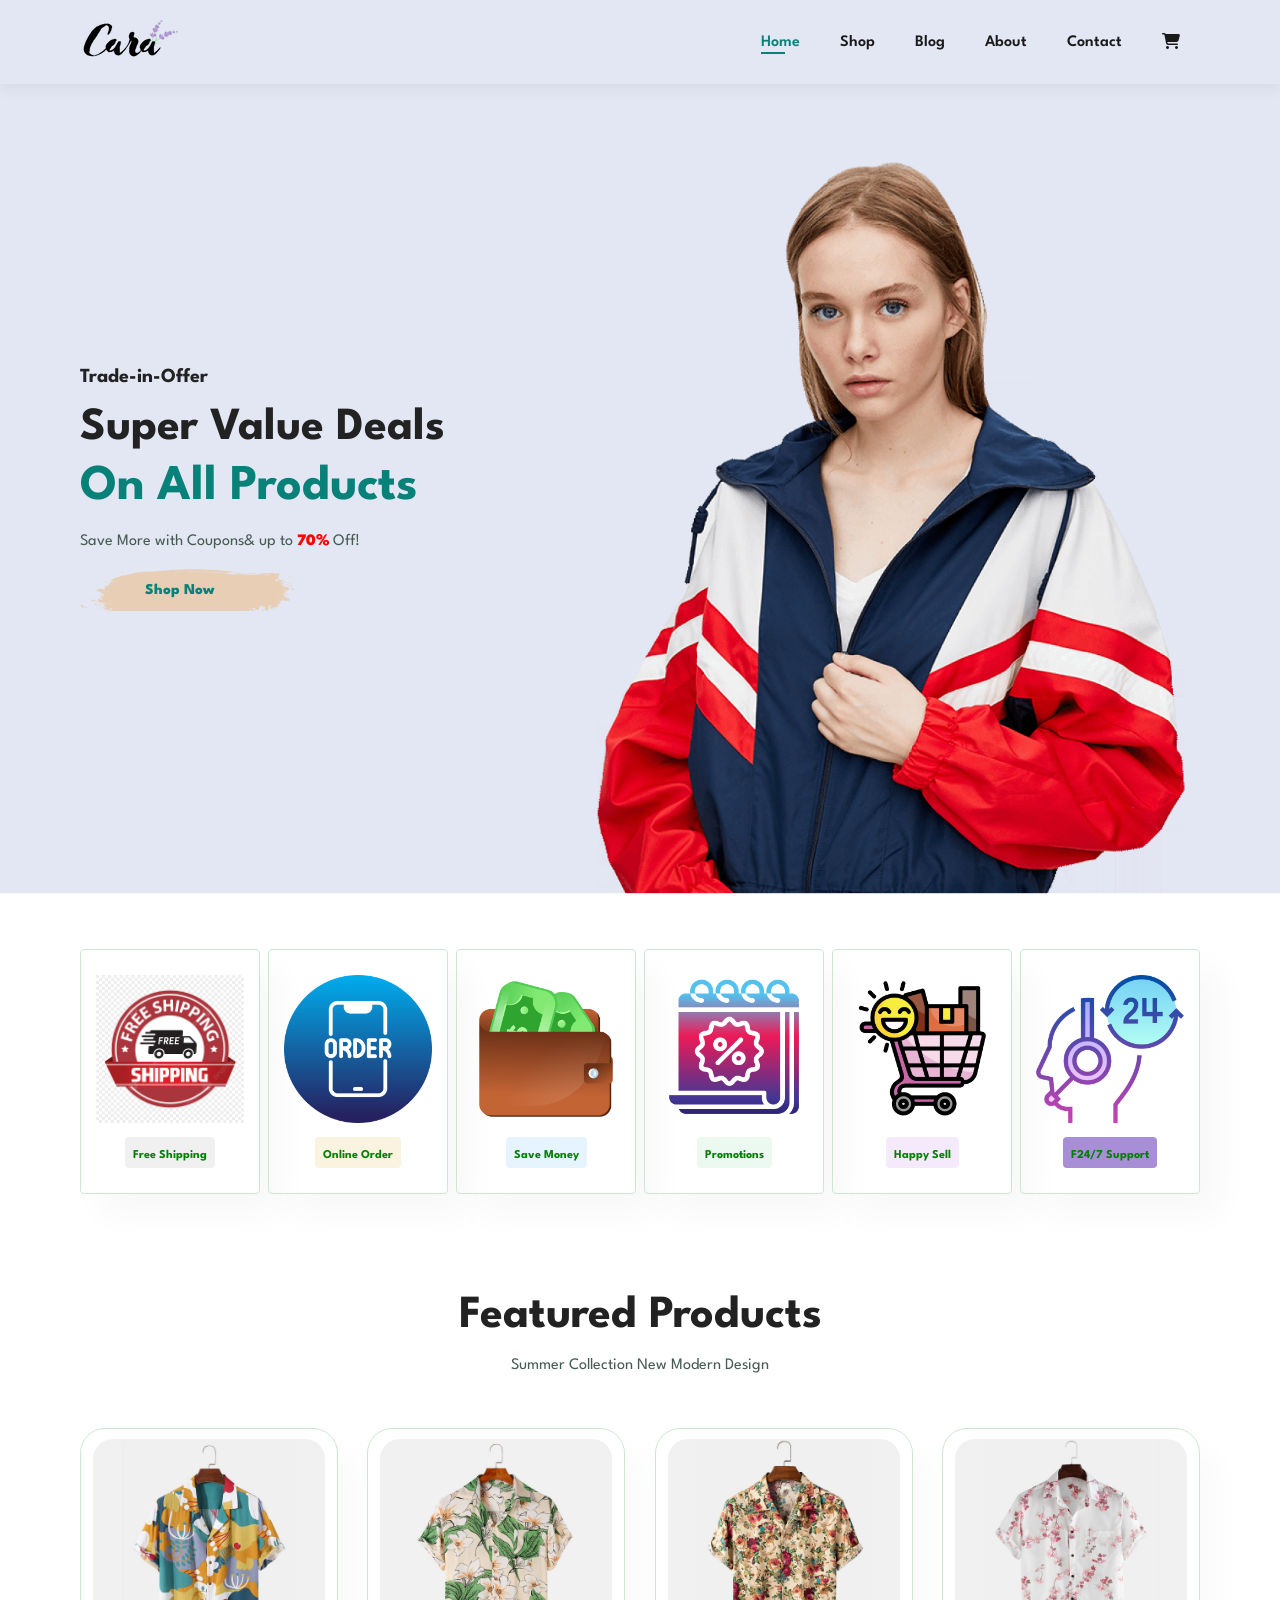
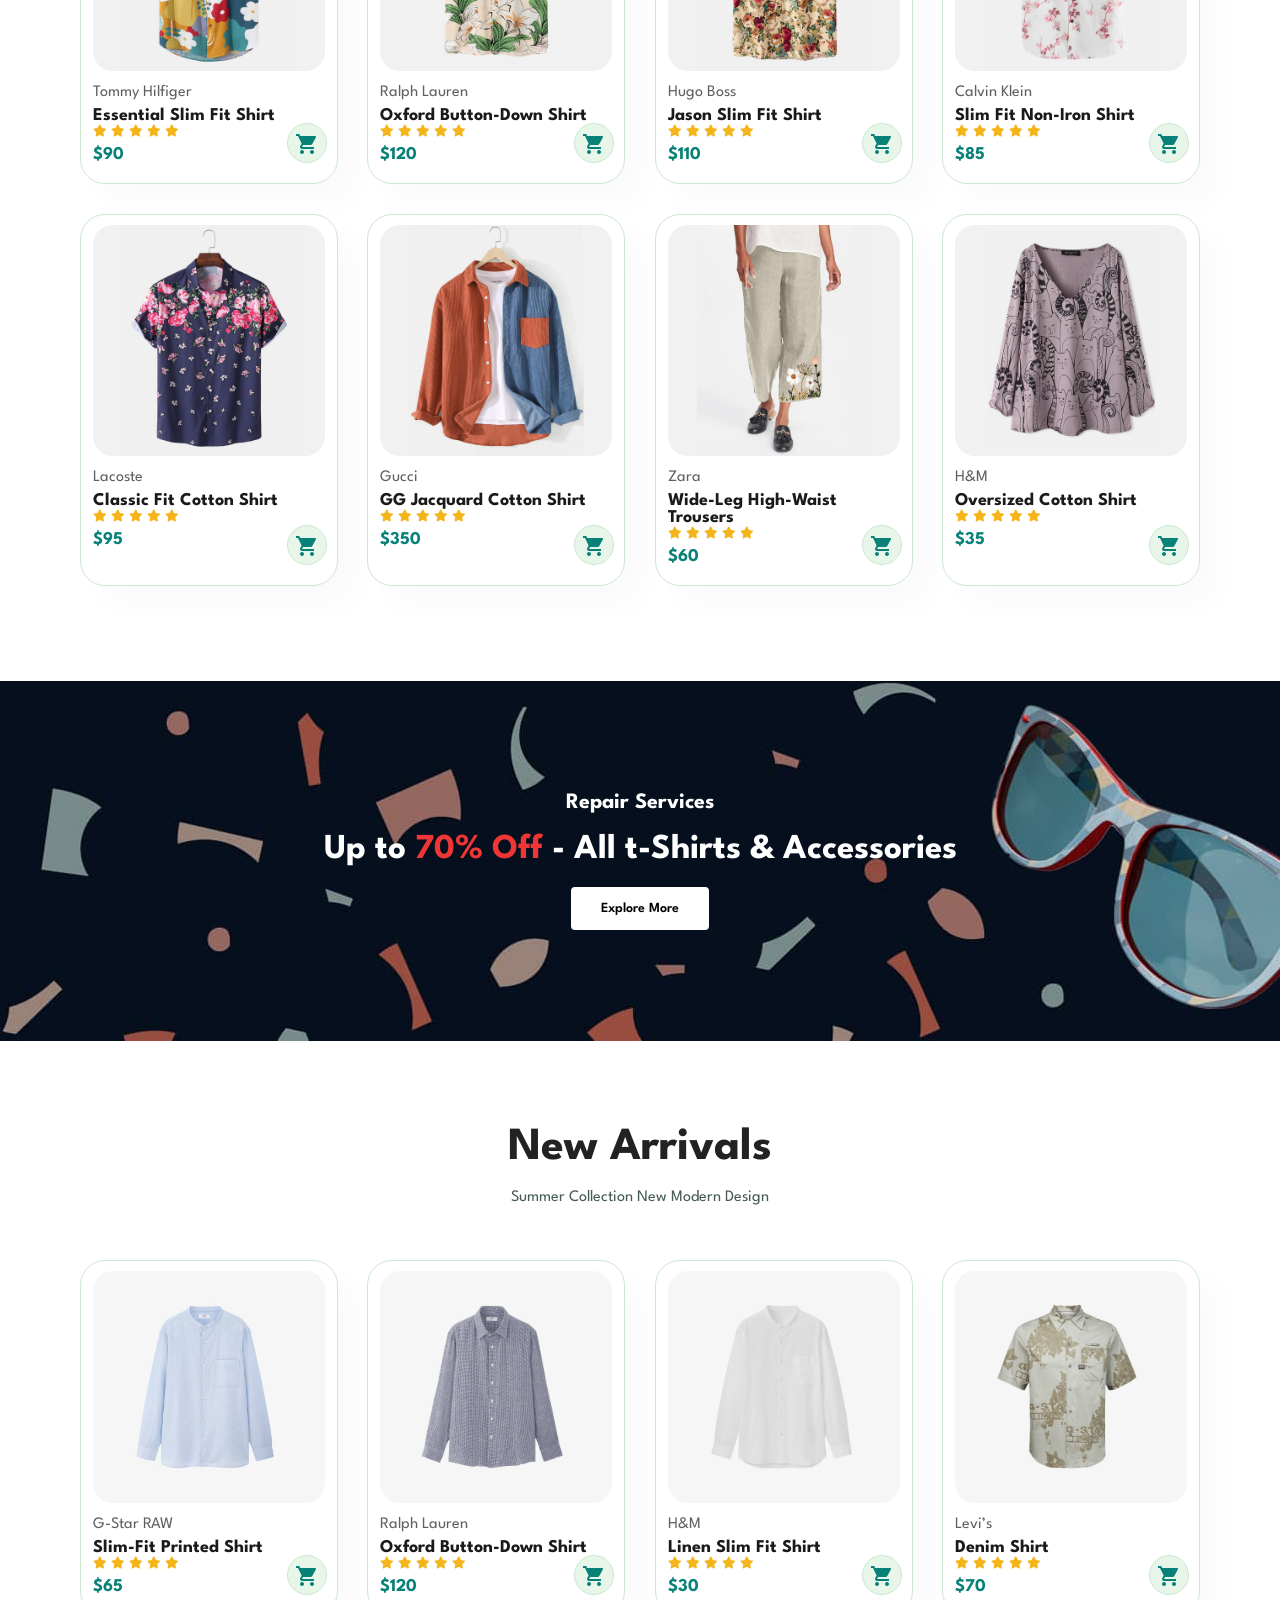
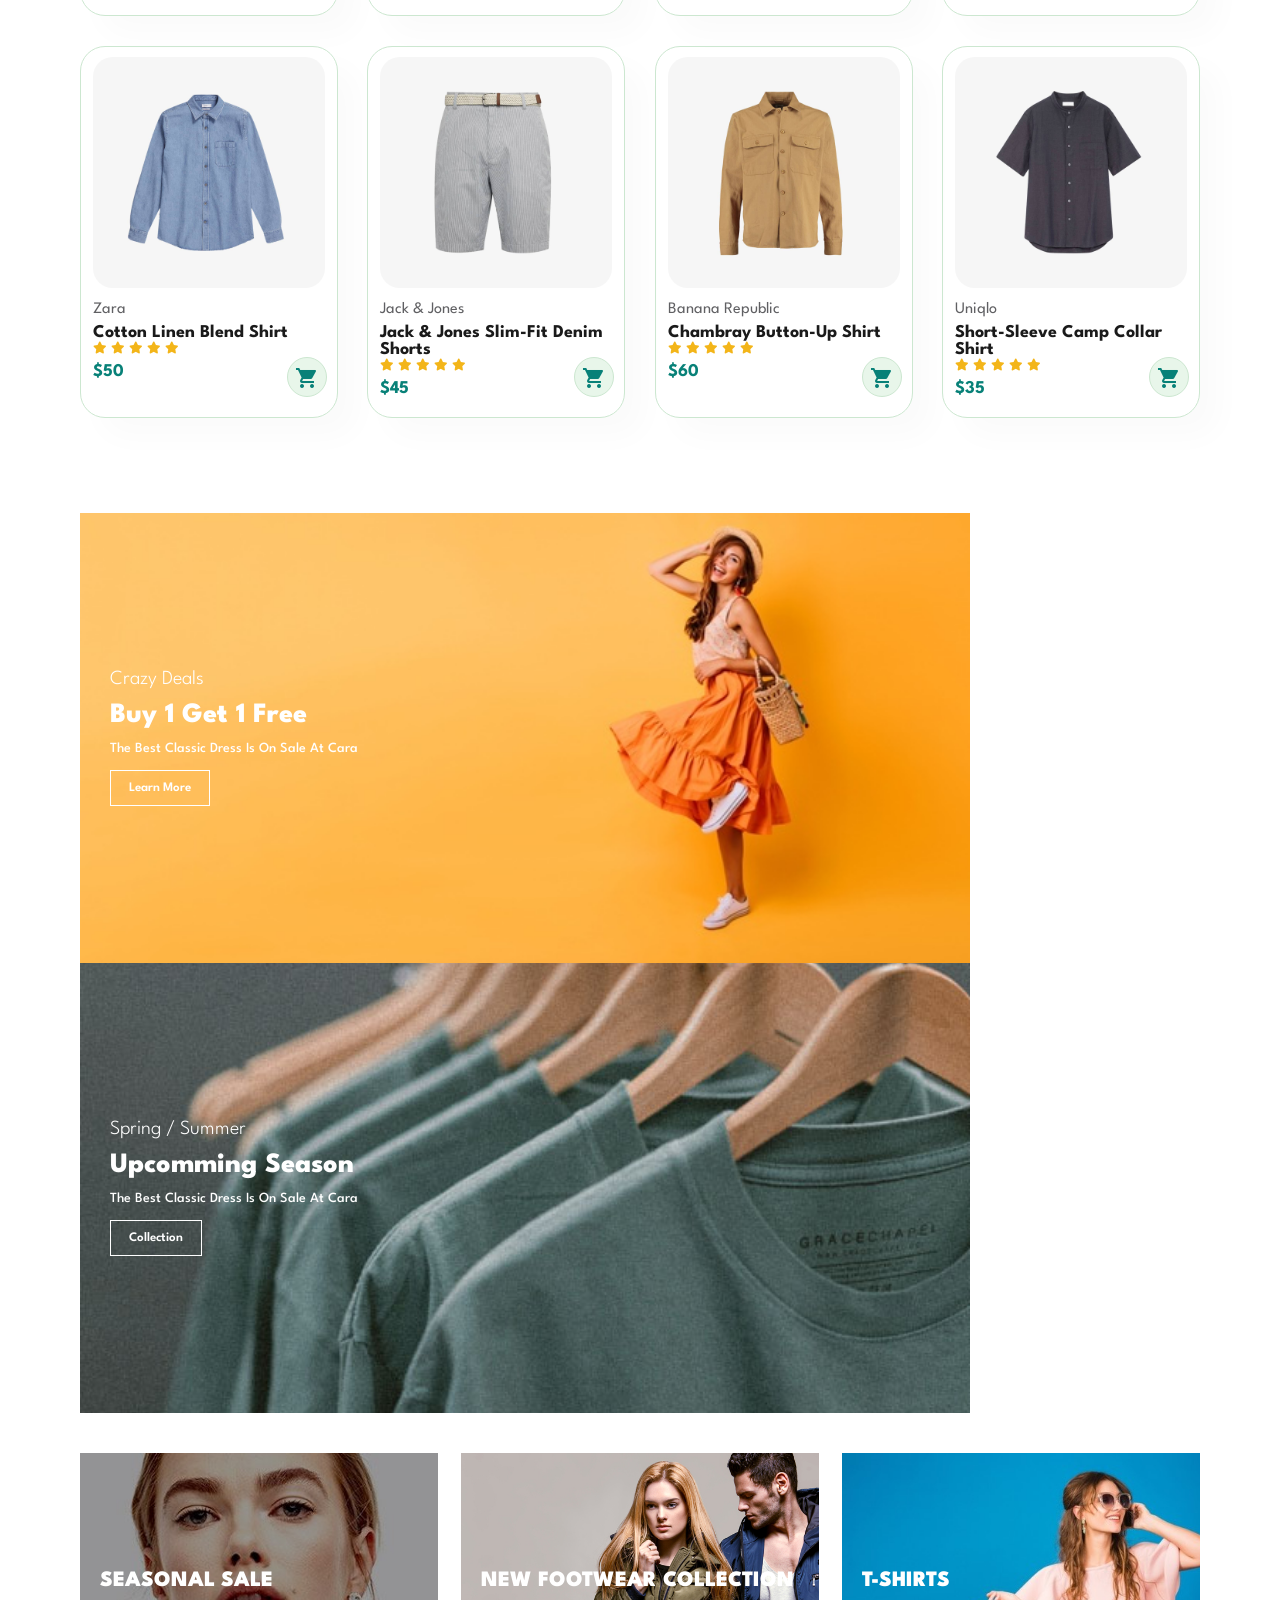
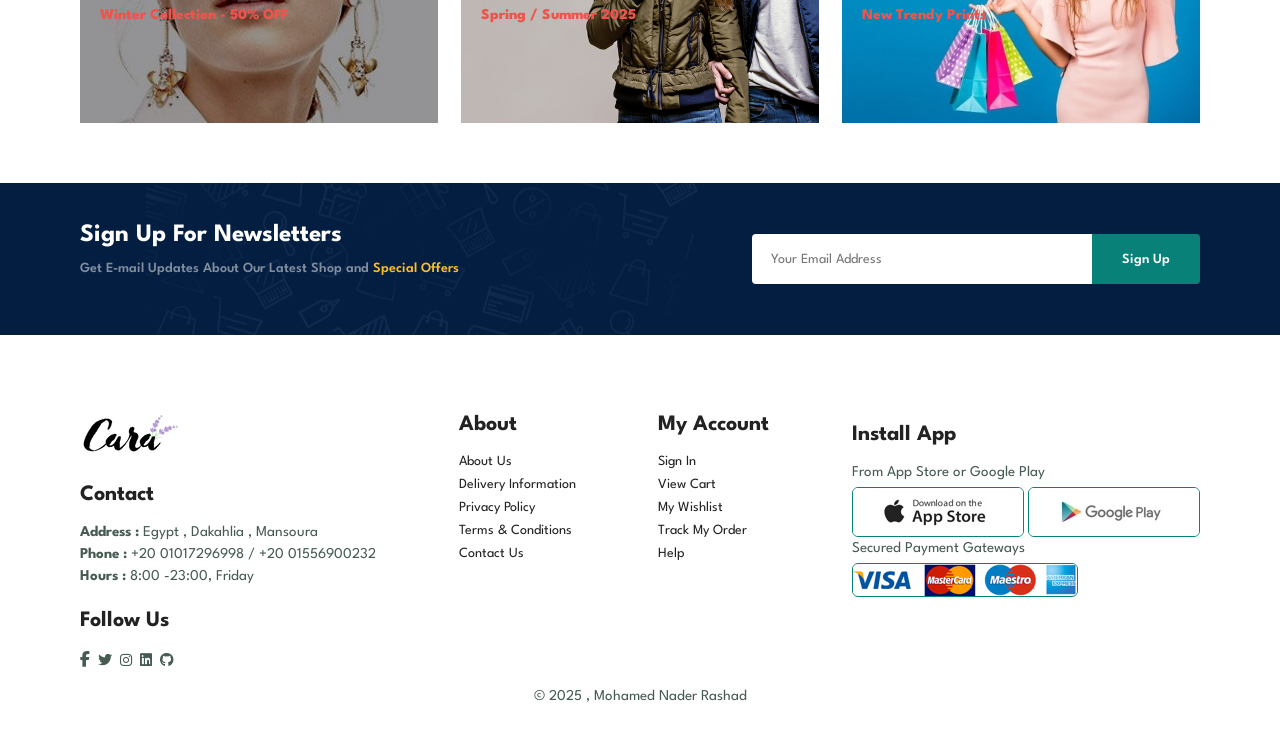
<file: index.html>
<!DOCTYPE html>
<html lang="en">

<head>
    <meta charset="UTF-8">
    <meta name="viewport" content="width=device-width, initial-scale=1.0">
    <link rel="stylesheet" href="./CSS/Style.css">
    <link href="https://fonts.googleapis.com/icon?family=Material+Icons" rel="stylesheet">
    <link rel="stylesheet" href="https://cdnjs.cloudflare.com/ajax/libs/font-awesome/6.7.2/css/all.min.css"
        integrity="sha512-Evv84Mr4kqVGRNSgIGL/F/aIDqQb7xQ2vcrdIwxfjThSH8CSR7PBEakCr51Ck+w+/U6swU2Im1vVX0SVk9ABhg=="
        crossorigin="anonymous" referrerpolicy="no-referrer" />
    <title>E-commerce</title>
</head>

<body>
    <section id="header">
        <a href="#"><img src="./img/logo.png" class="logo" alt="logo"></a>
        <div>
            <ul id="navbar">
                <li><a class="active" href="index.html">Home</a></li>
                <li><a href="shop.html">Shop</a></li>
                <li><a href="blog.html">Blog</a></li>
                <li><a href="about.html">About</a></li>
                <li><a href="contact.html">Contact</a></li>
                <li id="lg-shopping"><a href="cart.html"><i class="fa-solid fa-cart-shopping"></i></a></li>
                <a href="#" id="close"><i class="fa-solid fa-xmark"></i></a>
            </ul>
        </div>
        <div id="mobile">
            <i id="bar" class="fas fa-outdent"></i>
            <a href="cart.html"><i class="fa-solid fa-cart-shopping"></i></a>
        </div>
    </section>

    <section id="hero">
        <h4>Trade-in-Offer</h4>
        <h2>Super Value Deals</h2>
        <h1>On All Products</h1>
        <p>Save More with Coupons& up to <span id="span">70% </span> Off!</p>
        <button>Shop Now</button>

    </section>

    <section id="feature" class="section-p1">
        <div class="fe-box">
            <img src="img/features/free_shipping.jpeg" alt="fe-box">
            <h6>Free Shipping</h6>
        </div>
        <div class="fe-box">
            <img src="img/features/online_order.png" alt="fe-box">
            <h6>Online Order</h6>
        </div>
        <div class="fe-box">
            <img src="img/features/save_money.png" alt="fe-box">
            <h6>Save Money</h6>
        </div>
        <div class="fe-box">
            <img src="img/features/Promotions.png" alt="fe-box">
            <h6>Promotions</h6>
        </div>
        <div class="fe-box">
            <img src="img/features/happy_sell.png" alt="fe-box">
            <h6>Happy Sell</h6>
        </div>
        <div class="fe-box">
            <img src="img/features/call_center.png" alt="fe-box">
            <h6>F24/7 Support</h6>
        </div>
    </section>

    <section id="product1" class="section-p1">
        <h2>Featured Products</h2>
        <p>Summer Collection New Modern Design</p>
        <div class="pro-container">
            <div class="pro">
                <img src="img/products/f1.jpg" alt="">
                <div class="des">
                    <span>Tommy Hilfiger</span>
                    <h5>Essential Slim Fit Shirt</h5>
                    <div class="star">
                        <i class="fas fa-star"></i>
                        <i class="fas fa-star"></i>
                        <i class="fas fa-star"></i>
                        <i class="fas fa-star"></i>
                        <i class="fas fa-star"></i>
                    </div>
                    <h4>$90</h4>
                </div>
                <a href="#"><span class="material-icons">shopping_cart</span></a>
            </div>
            <div class="pro">
                <img src="img/products/f2.jpg" alt="">
                <div class="des">
                    <span>Ralph Lauren</span>
                    <h5>Oxford Button-Down Shirt</h5>
                    <div class="star">
                        <i class="fas fa-star"></i>
                        <i class="fas fa-star"></i>
                        <i class="fas fa-star"></i>
                        <i class="fas fa-star"></i>
                        <i class="fas fa-star"></i>
                    </div>
                    <h4>$120</h4>
                </div>
                <a href="#"><span class="material-icons">shopping_cart</span></a>
            </div>
            <div class="pro">
                <img src="img/products/f3.jpg" alt="">
                <div class="des">
                    <span>Hugo Boss</span>
                    <h5>Jason Slim Fit Shirt</h5>
                    <div class="star">
                        <i class="fas fa-star"></i>
                        <i class="fas fa-star"></i>
                        <i class="fas fa-star"></i>
                        <i class="fas fa-star"></i>
                        <i class="fas fa-star"></i>
                    </div>
                    <h4>$110</h4>
                </div>
                <a href="#"><span class="material-icons">shopping_cart</span></a>
            </div>
            <div class="pro">
                <img src="img/products/f4.jpg" alt="">
                <div class="des">
                    <span>Calvin Klein</span>
                    <h5>Slim Fit Non-Iron Shirt</h5>
                    <div class="star">
                        <i class="fas fa-star"></i>
                        <i class="fas fa-star"></i>
                        <i class="fas fa-star"></i>
                        <i class="fas fa-star"></i>
                        <i class="fas fa-star"></i>
                    </div>
                    <h4>$85</h4>
                </div>
                <a href="#"><span class="material-icons">shopping_cart</span></a>
            </div>
            <div class="pro">
                <img src="img/products/f5.jpg" alt="">
                <div class="des">
                    <span>Lacoste</span>
                    <h5>Classic Fit Cotton Shirt</h5>
                    <div class="star">
                        <i class="fas fa-star"></i>
                        <i class="fas fa-star"></i>
                        <i class="fas fa-star"></i>
                        <i class="fas fa-star"></i>
                        <i class="fas fa-star"></i>
                    </div>
                    <h4>$95</h4>
                </div>
                <a href="#"><span class="material-icons">shopping_cart</span></a>
            </div>
            <div class="pro">
                <img src="img/products/f6.jpg" alt="">
                <div class="des">
                    <span>Gucci</span>
                    <h5>GG Jacquard Cotton Shirt</h5>
                    <div class="star">
                        <i class="fas fa-star"></i>
                        <i class="fas fa-star"></i>
                        <i class="fas fa-star"></i>
                        <i class="fas fa-star"></i>
                        <i class="fas fa-star"></i>
                    </div>
                    <h4>$350</h4>
                </div>
                <a href="#"><span class="material-icons">shopping_cart</span></a>
            </div>
            <div class="pro">
                <img src="img/products/f7.jpg" alt="">
                <div class="des">
                    <span>Zara</span>
                    <h5>Wide-Leg High-Waist Trousers</h5>
                    <div class="star">
                        <i class="fas fa-star"></i>
                        <i class="fas fa-star"></i>
                        <i class="fas fa-star"></i>
                        <i class="fas fa-star"></i>
                        <i class="fas fa-star"></i>
                    </div>
                    <h4>$60</h4>
                </div>
                <a href="#"><span class="material-icons">shopping_cart</span></a>
            </div>
            <div class="pro">
                <img src="img/products/f8.jpg" alt="">
                <div class="des">
                    <span>H&M</span>
                    <h5>Oversized Cotton Shirt</h5>
                    <div class="star">
                        <i class="fas fa-star"></i>
                        <i class="fas fa-star"></i>
                        <i class="fas fa-star"></i>
                        <i class="fas fa-star"></i>
                        <i class="fas fa-star"></i>
                    </div>
                    <h4>$35</h4>
                </div>
                <a href="#"><span class="material-icons">shopping_cart</span></a>
            </div>
        </div>
    </section>

    <section id="banner" class="section-m1">
        <h4>Repair Services</h4>
        <h2>Up to <span>70% Off</span> - All t-Shirts & Accessories</h2>
        <button class="normal">Explore More</button>
    </section>

    <section id="product1" class="section-p1">
        <h2>New Arrivals</h2>
        <p>Summer Collection New Modern Design</p>
        <div class="pro-container">
            <div class="pro">
                <img src="img/products/n1.jpg" alt="">
                <div class="des">
                    <span>G-Star RAW</span>
                    <h5>Slim-Fit Printed Shirt</h5>
                    <div class="star">
                        <i class="fas fa-star"></i>
                        <i class="fas fa-star"></i>
                        <i class="fas fa-star"></i>
                        <i class="fas fa-star"></i>
                        <i class="fas fa-star"></i>
                    </div>
                    <h4>$65</h4>
                </div>
                <a href="#"><span class="material-icons">shopping_cart</span></a>
            </div>
            <div class="pro">
                <img src="img/products/n2.jpg" alt="">
                <div class="des">
                    <span>Ralph Lauren</span>
                    <h5>Oxford Button-Down Shirt</h5>
                    <div class="star">
                        <i class="fas fa-star"></i>
                        <i class="fas fa-star"></i>
                        <i class="fas fa-star"></i>
                        <i class="fas fa-star"></i>
                        <i class="fas fa-star"></i>
                    </div>
                    <h4>$120</h4>
                </div>
                <a href="#"><span class="material-icons">shopping_cart</span></a>
            </div>
            <div class="pro">
                <img src="img/products/n3.jpg" alt="">
                <div class="des">
                    <span>H&M</span>
                    <h5>Linen Slim Fit Shirt</h5>
                    <div class="star">
                        <i class="fas fa-star"></i>
                        <i class="fas fa-star"></i>
                        <i class="fas fa-star"></i>
                        <i class="fas fa-star"></i>
                        <i class="fas fa-star"></i>
                    </div>
                    <h4>$30</h4>
                </div>
                <a href="#"><span class="material-icons">shopping_cart</span></a>
            </div>
            <div class="pro">
                <img src="img/products/n4.jpg" alt="">
                <div class="des">
                    <span>Levi’s</span>
                    <h5>Denim Shirt</h5>
                    <div class="star">
                        <i class="fas fa-star"></i>
                        <i class="fas fa-star"></i>
                        <i class="fas fa-star"></i>
                        <i class="fas fa-star"></i>
                        <i class="fas fa-star"></i>
                    </div>
                    <h4>$70</h4>
                </div>
                <a href="#"><span class="material-icons">shopping_cart</span></a>
            </div>
            <div class="pro">
                <img src="img/products/n5.jpg" alt="">
                <div class="des">
                    <span>Zara</span>
                    <h5>Cotton Linen Blend Shirt</h5>
                    <div class="star">
                        <i class="fas fa-star"></i>
                        <i class="fas fa-star"></i>
                        <i class="fas fa-star"></i>
                        <i class="fas fa-star"></i>
                        <i class="fas fa-star"></i>
                    </div>
                    <h4>$50</h4>
                </div>
                <a href="#"><span class="material-icons">shopping_cart</span></a>
            </div>
            <div class="pro">
                <img src="img/products/n6.jpg" alt="">
                <div class="des">
                    <span>Jack & Jones</span>
                    <h5>Jack & Jones Slim-Fit Denim Shorts</h5>
                    <div class="star">
                        <i class="fas fa-star"></i>
                        <i class="fas fa-star"></i>
                        <i class="fas fa-star"></i>
                        <i class="fas fa-star"></i>
                        <i class="fas fa-star"></i>
                    </div>
                    <h4>$45</h4>
                </div>
                <a href="#"><span class="material-icons">shopping_cart</span></a>
            </div>
            <div class="pro">
                <img src="img/products/n7.jpg" alt="">
                <div class="des">
                    <span>Banana Republic</span>
                    <h5>Chambray Button-Up Shirt</h5>
                    <div class="star">
                        <i class="fas fa-star"></i>
                        <i class="fas fa-star"></i>
                        <i class="fas fa-star"></i>
                        <i class="fas fa-star"></i>
                        <i class="fas fa-star"></i>
                    </div>
                    <h4>$60</h4>
                </div>
                <a href="#"><span class="material-icons">shopping_cart</span></a>
            </div>
            <div class="pro">
                <img src="img/products/n8.jpg" alt="">
                <div class="des">
                    <span>Uniqlo</span>
                    <h5>Short-Sleeve Camp Collar Shirt</h5>
                    <div class="star">
                        <i class="fas fa-star"></i>
                        <i class="fas fa-star"></i>
                        <i class="fas fa-star"></i>
                        <i class="fas fa-star"></i>
                        <i class="fas fa-star"></i>
                    </div>
                    <h4>$35</h4>
                </div>
                <a href="#"><span class="material-icons">shopping_cart</span></a>
            </div>
        </div>
    </section>

    <section id="sm-banner" class="section-p1">
        <div class="banner-box">
            <h4>Crazy Deals</h4>
            <h2>Buy 1 Get 1 Free</h2>
            <span>The Best Classic Dress Is On Sale At Cara</span>
            <button class="white">Learn More</button>
        </div>
        <div class="banner-box banner-box2">
            <h4>Spring / Summer</h4>
            <h2>Upcomming Season</h2>
            <span>The Best Classic Dress Is On Sale At Cara</span>
            <button class="white">Collection</button>
        </div>
    </section>

    <section id="banner3">
        <div class="banner-box">
            <h2>SEASONAL SALE</h2>
            <h3>Winter Collection - 50% OFF</h3>
        </div>
        <div class="banner-box banner-box2">
            <h2>NEW FOOTWEAR COLLECTION</h2>
            <h3>Spring / Summer 2025</h3>
        </div>
        <div class="banner-box banner-box3">
            <h2>T-SHIRTS</h2>
            <h3>New Trendy Prints</h3>
        </div>
    </section>

    <section id="newsletter" class="section-p1 section-m1">
        <div class="newstext">
            <h4>Sign Up For Newsletters</h4>
            <p>Get E-mail Updates About Our Latest Shop and <span>Special Offers</span></p>
        </div>
        <div class="form">
            <input type="text" name="" id="" placeholder="Your Email Address">
            <button class="normal">Sign Up</button>
        </div>
    </section>

    <footer class="section-p1">
        <div class="col">
            <img class="logo" src="img/logo.png" alt="logo">
            <h4>Contact</h4>
            <p><strong>Address :</strong> Egypt , Dakahlia , Mansoura</p>
            <p><strong>Phone :</strong> +20 01017296998 / +20 01556900232</p>
            <p><strong>Hours :</strong> 8:00 -23:00, Friday</p>
            <div class="follow">
                <h4>Follow Us</h4>
                <div class="icon">
                    <a href="https://www.facebook.com/profile.php?id=100003506793150"></a> <i
                        class="fab fa-facebook-f"></i></a>
                    <a href="https://x.com/Mo_Nader_1?t=Bs9YOdDqGGASkbIgs9im3Q&s=08"> <i class="fab fa-twitter"></i></a>
                    <a href=""><i class="fab fa-instagram"></i></a>
                    <a href="https://www.linkedin.com/in/mohamed-naderrr/"><i class="fab fa-linkedin"></i></a>
                    <a href="https://github.com/mohamednaderrr"><i class="fab fa-github"> </i></a>
                </div>
            </div>
        </div>

        <div class="col">
            <h4>About</h4>
            <a href="#">About Us</a>
            <a href="#">Delivery Information</a>
            <a href="#">Privacy Policy</a>
            <a href="#">Terms & Conditions</a>
            <a href="#">Contact Us</a>
        </div>

        <div class="col">
            <h4>My Account</h4>
            <a href="#">Sign In</a>
            <a href="#">View Cart</a>
            <a href="#">My Wishlist</a>
            <a href="#">Track My Order</a>
            <a href="#">Help</a>
        </div>

        <div class="col install">
            <h4>Install App</h4>
            <p>From App Store or Google Play</p>
            <div class="row">
                <img src="img/pay/app.jpg" alt="App">
                <img src="img/pay/play.jpg" alt="play">
                <p>Secured Payment Gateways</p>
                <img class="pay" src="img/pay/pay.png" alt="pay">
            </div>
        </div>

        <div class="copyright">
            <p>&copy; 2025 , Mohamed Nader Rashad</p>
        </div>
    </footer>
    <script src="./JS/Script.js"></script>
</body>

</html>
</file>
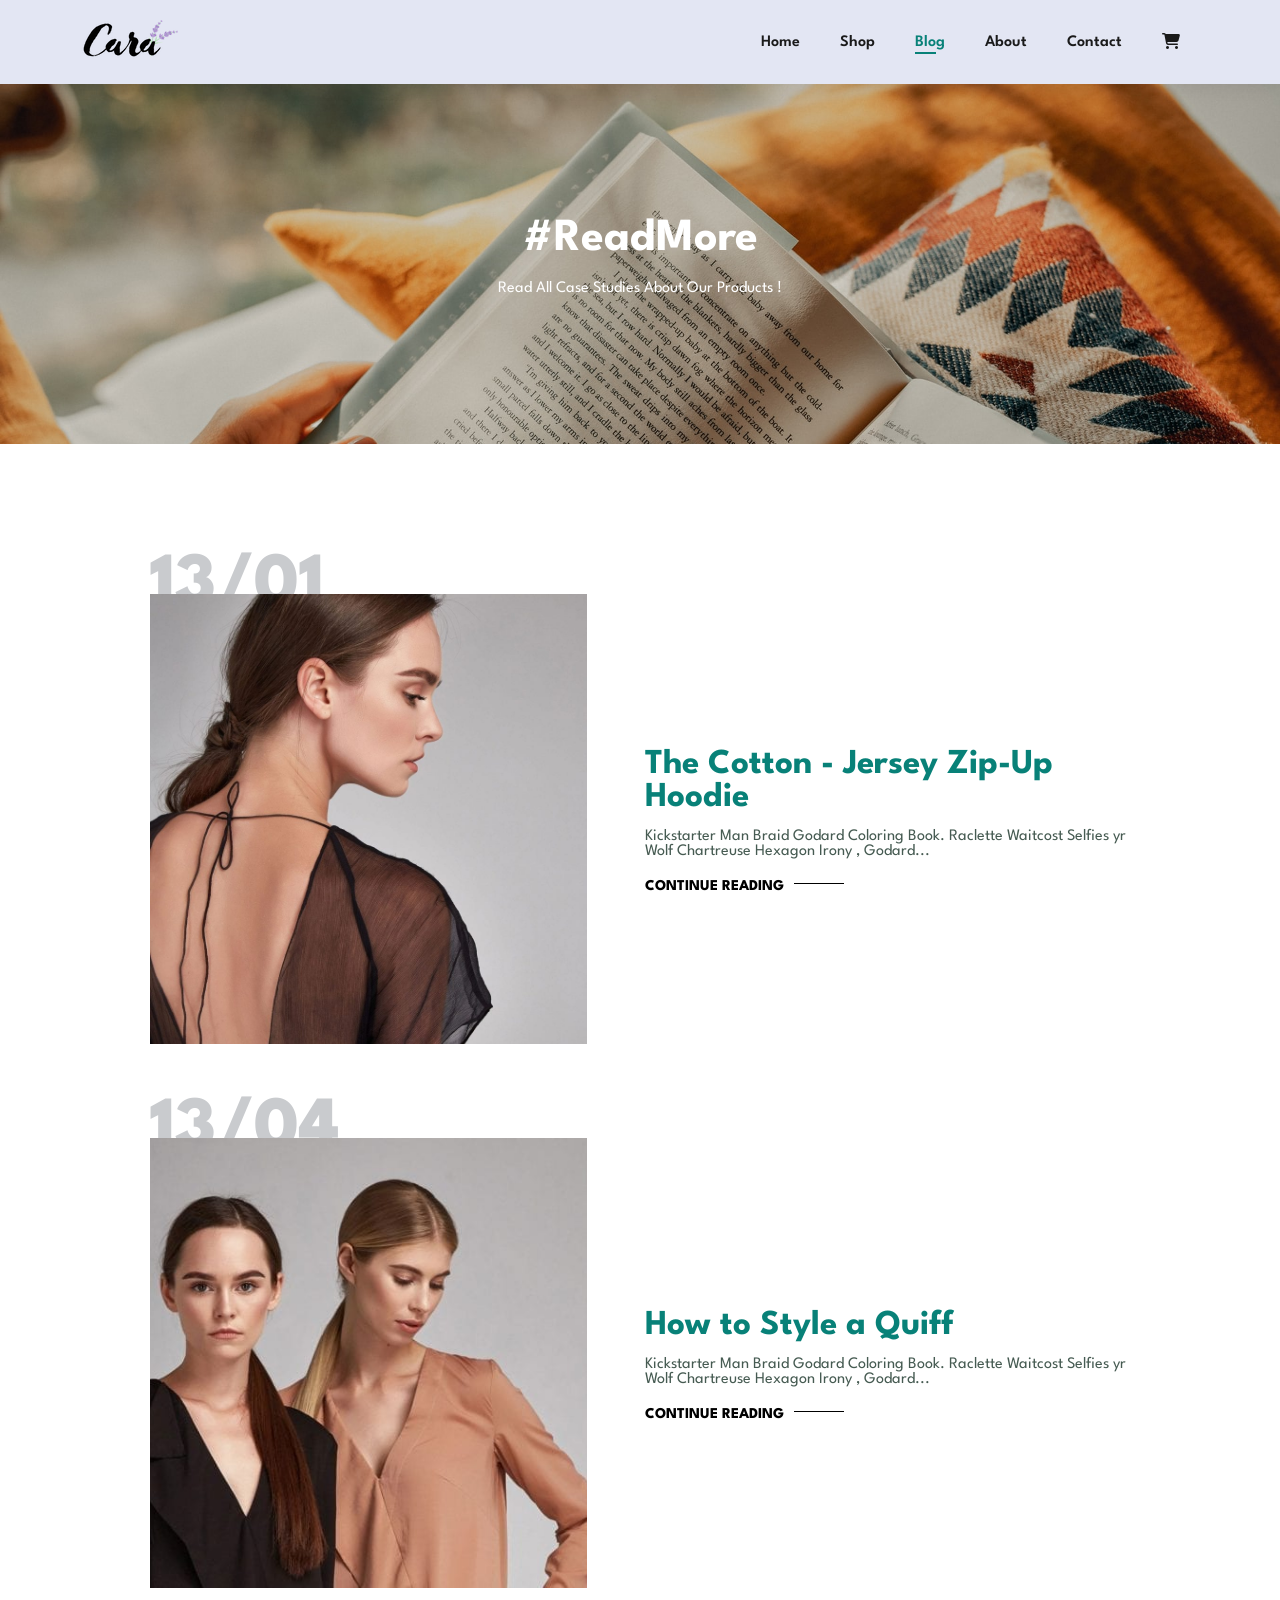
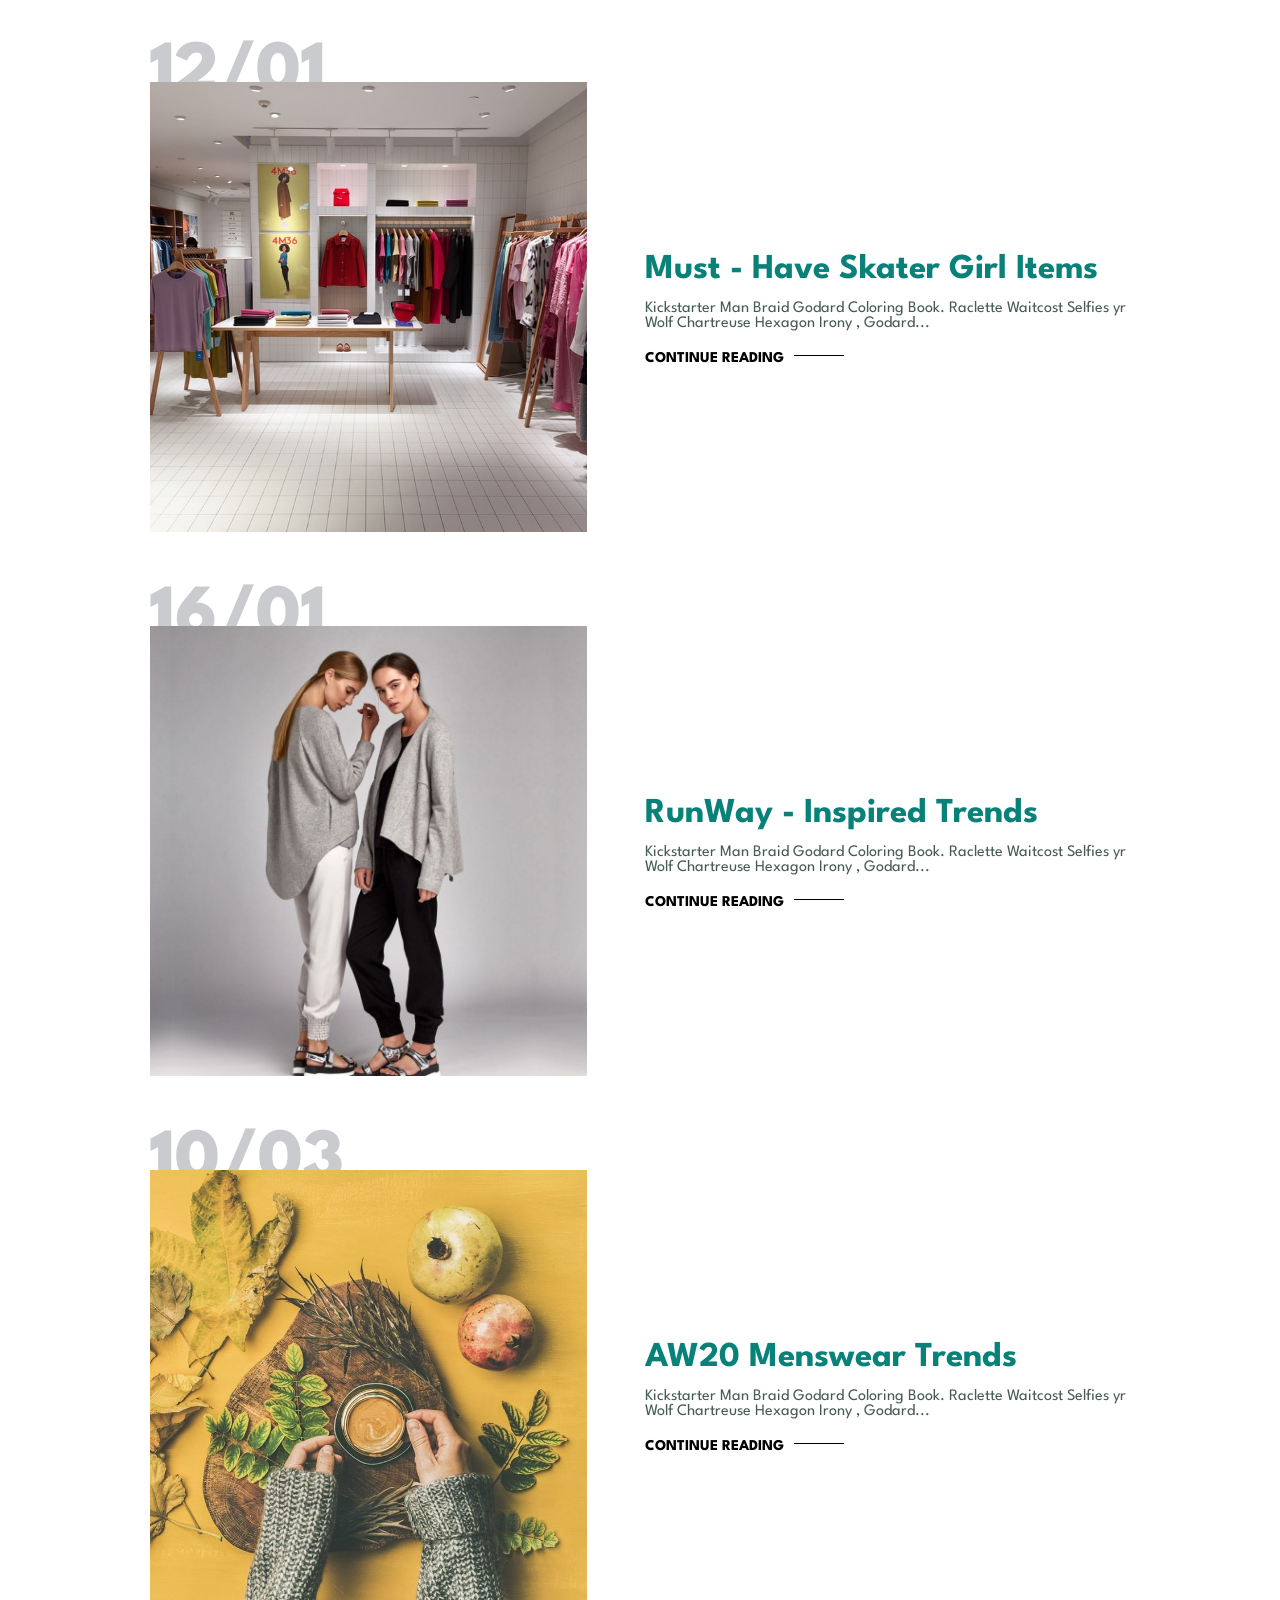
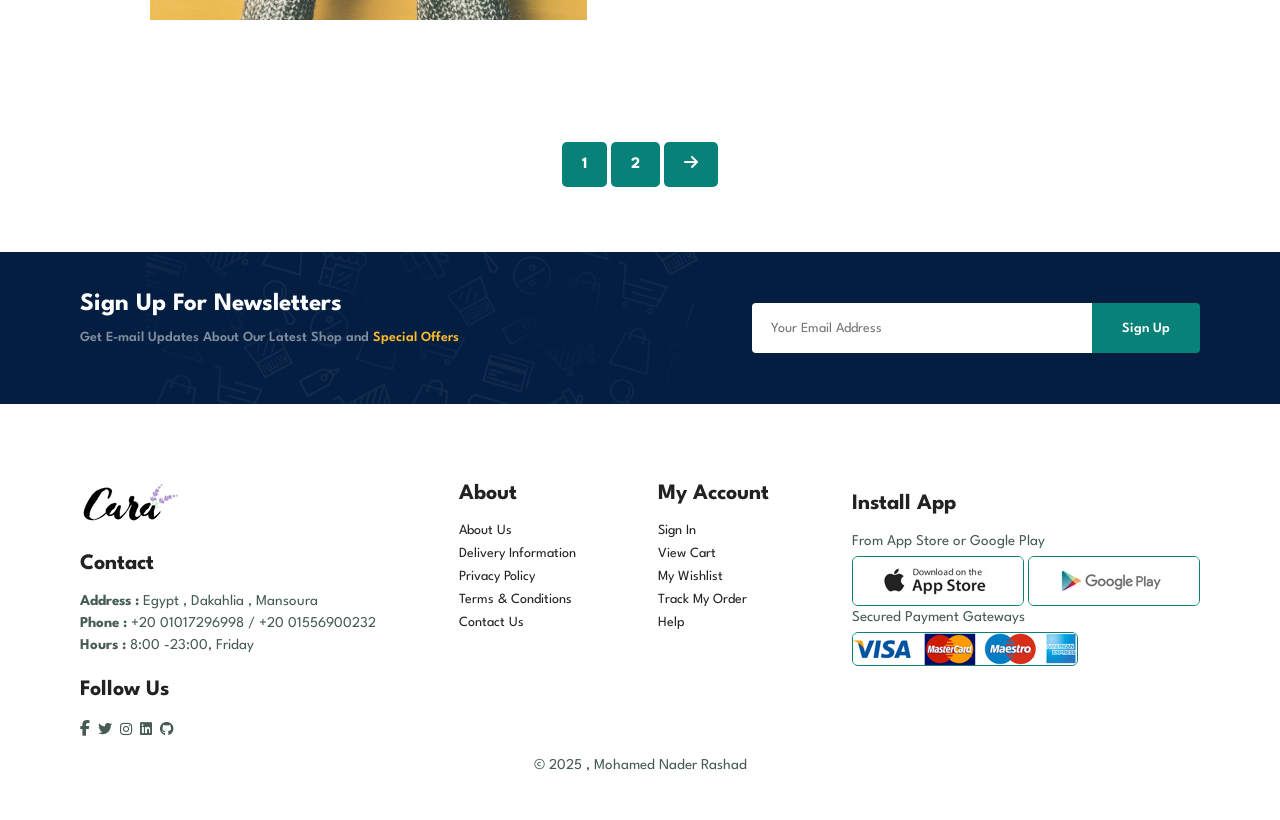
<file: blog.html>
<!DOCTYPE html>
<html lang="en">

<head>
    <meta charset="UTF-8">
    <meta name="viewport" content="width=device-width, initial-scale=1.0">
    <link rel="stylesheet" href="./CSS/Style.css">
    <link href="https://fonts.googleapis.com/icon?family=Material+Icons" rel="stylesheet">
    <link rel="stylesheet" href="https://cdnjs.cloudflare.com/ajax/libs/font-awesome/6.7.2/css/all.min.css"
        integrity="sha512-Evv84Mr4kqVGRNSgIGL/F/aIDqQb7xQ2vcrdIwxfjThSH8CSR7PBEakCr51Ck+w+/U6swU2Im1vVX0SVk9ABhg=="
        crossorigin="anonymous" referrerpolicy="no-referrer" />
    <title>E-commerce</title>
</head>

<body>
    <section id="header">
        <a href="#"><img src="./img/logo.png" class="logo" alt="logo"></a>
        <div>
            <ul id="navbar">
                <li><a href="index.html">Home</a></li>
                <li><a href="shop.html">Shop</a></li>
                <li><a class="active" href="blog.html">Blog</a></li>
                <li><a href="about.html">About</a></li>
                <li><a href="contact.html">Contact</a></li>
                <li id="lg-shopping"><a href="cart.html"><i class="fa-solid fa-cart-shopping"></i></a></li>
                <a href="#" id="close"><i class="fa-solid fa-xmark"></i></a>

            </ul>
        </div>
        <div id="mobile">
            <i id="bar" class="fas fa-outdent"></i>
            <a href="cart.html"><i class="fa-solid fa-cart-shopping"></i></a>
        </div>
    </section>

    <section id="page-header" class="blog-header">

        <h2>#ReadMore</h2>

        <p>Read All Case Studies About Our Products !</p>

    </section>

    <section id="blog">
        <div class="blog-box">
            <div class="blog-img">
                <img src="./img/blog/b1.jpg" alt="b1">
            </div>
            <div class="blog-details">
                <h4>The Cotton - Jersey Zip-Up Hoodie</h4>
                <p>Kickstarter Man Braid Godard Coloring Book. Raclette Waitcost Selfies
                    yr Wolf Chartreuse Hexagon Irony , Godard... </p>
                <a href="#">CONTINUE READING</a>
            </div>
            <h1>13/01</h1>
        </div>
        <div class="blog-box">
            <div class="blog-img">
                <img src="./img/blog/b2.jpg" alt="b1">
            </div>
            <div class="blog-details">
                <h4>How to Style a Quiff </h4>
                <p>Kickstarter Man Braid Godard Coloring Book. Raclette Waitcost Selfies
                    yr Wolf Chartreuse Hexagon Irony , Godard... </p>
                <a href="#">CONTINUE READING</a>
            </div>
            <h1>13/04</h1>
        </div>
        <div class="blog-box">
            <div class="blog-img">
                <img src="./img/blog/b3.jpg" alt="b1">
            </div>
            <div class="blog-details">
                <h4>Must - Have Skater Girl Items</h4>
                <p>Kickstarter Man Braid Godard Coloring Book. Raclette Waitcost Selfies
                    yr Wolf Chartreuse Hexagon Irony , Godard... </p>
                <a href="#">CONTINUE READING</a>
            </div>
            <h1>12/01</h1>
        </div>
        <div class="blog-box">
            <div class="blog-img">
                <img src="./img/blog/b4.jpg" alt="b1">
            </div>
            <div class="blog-details">
                <h4>RunWay - Inspired Trends</h4>
                <p>Kickstarter Man Braid Godard Coloring Book. Raclette Waitcost Selfies
                    yr Wolf Chartreuse Hexagon Irony , Godard... </p>
                <a href="#">CONTINUE READING</a>
            </div>
            <h1>16/01</h1>
        </div>
        <div class="blog-box">
            <div class="blog-img">
                <img src="./img/blog/b6.jpg" alt="b1">
            </div>
            <div class="blog-details">
                <h4>AW20 Menswear Trends</h4>
                <p>Kickstarter Man Braid Godard Coloring Book. Raclette Waitcost Selfies
                    yr Wolf Chartreuse Hexagon Irony , Godard... </p>
                <a href="#">CONTINUE READING</a>
            </div>
            <h1>10/03</h1>
        </div>
    </section>

    <section id="pagination" class="section-p1">
        <a href="#">1</a>
        <a href="#">2</a>
        <a href="#"><i class="fa-solid fa-arrow-right"></i></a>

    </section>

    <section id="newsletter" class="section-p1 section-m1">
        <div class="newstext">
            <h4>Sign Up For Newsletters</h4>
            <p>Get E-mail Updates About Our Latest Shop and <span>Special Offers</span></p>
        </div>
        <div class="form">
            <input type="text" name="" id="" placeholder="Your Email Address">
            <button class="normal">Sign Up</button>
        </div>
    </section>

    <footer class="section-p1">
        <div class="col">
            <img class="logo" src="img/logo.png" alt="logo">
            <h4>Contact</h4>
            <p><strong>Address :</strong> Egypt , Dakahlia , Mansoura</p>
            <p><strong>Phone :</strong> +20 01017296998 / +20 01556900232</p>
            <p><strong>Hours :</strong> 8:00 -23:00, Friday</p>
            <div class="follow">
                <h4>Follow Us</h4>
                <div class="icon">
                    <a href="https://www.facebook.com/profile.php?id=100003506793150"></a> <i
                        class="fab fa-facebook-f"></i></a>
                    <a href="https://x.com/Mo_Nader_1?t=Bs9YOdDqGGASkbIgs9im3Q&s=08"> <i class="fab fa-twitter"></i></a>
                    <a href=""><i class="fab fa-instagram"></i></a>
                    <a href="https://www.linkedin.com/in/mohamed-naderrr/"><i class="fab fa-linkedin"></i></a>
                    <a href="https://github.com/mohamednaderrr"><i class="fab fa-github"> </i></a>
                </div>
            </div>
        </div>

        <div class="col">
            <h4>About</h4>
            <a href="#">About Us</a>
            <a href="#">Delivery Information</a>
            <a href="#">Privacy Policy</a>
            <a href="#">Terms & Conditions</a>
            <a href="#">Contact Us</a>
        </div>

        <div class="col">
            <h4>My Account</h4>
            <a href="#">Sign In</a>
            <a href="#">View Cart</a>
            <a href="#">My Wishlist</a>
            <a href="#">Track My Order</a>
            <a href="#">Help</a>
        </div>

        <div class="col install">
            <h4>Install App</h4>
            <p>From App Store or Google Play</p>
            <div class="row">
                <img src="img/pay/app.jpg" alt="App">
                <img src="img/pay/play.jpg" alt="play">
                <p>Secured Payment Gateways</p>
                <img class="pay" src="img/pay/pay.png" alt="pay">
            </div>
        </div>

        <div class="copyright">
            <p>&copy; 2025 , Mohamed Nader Rashad</p>
        </div>
    </footer>
    <script src="./JS/Script.js"></script>
</body>

</html>
</file>
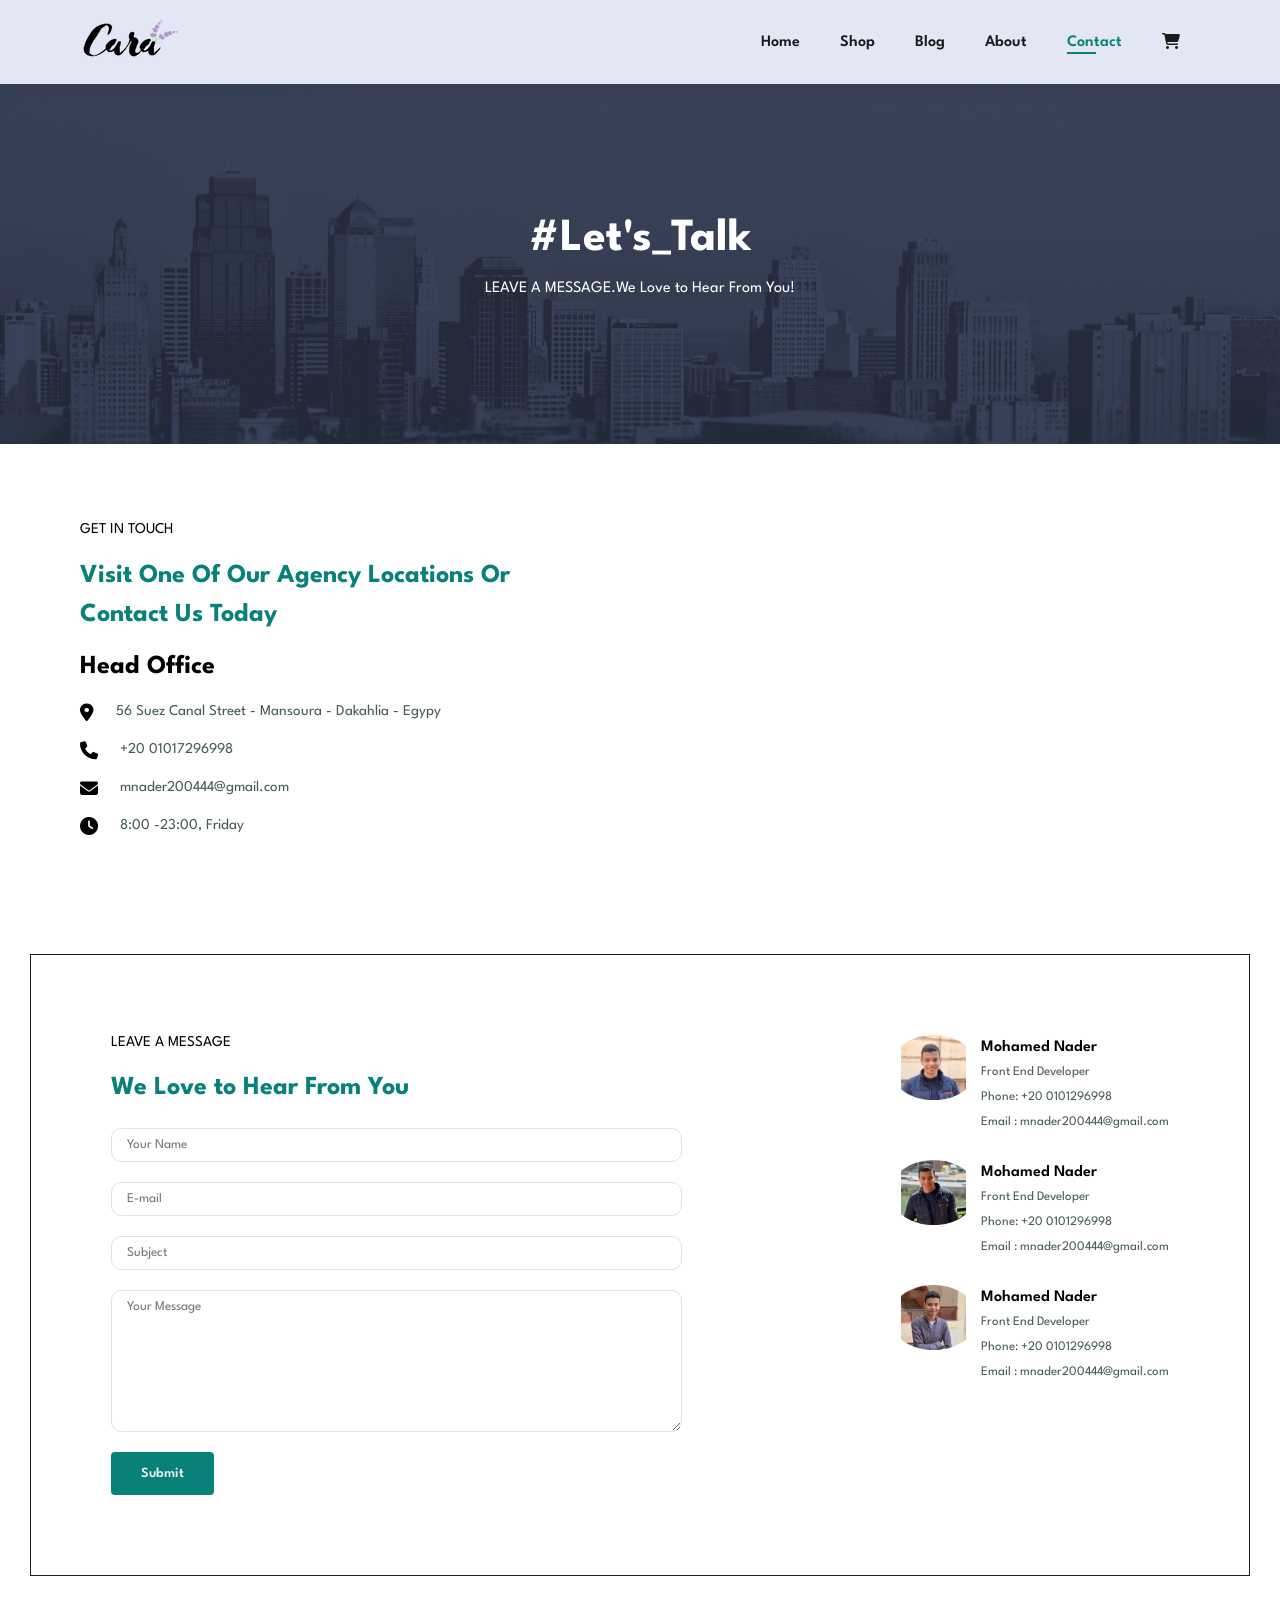
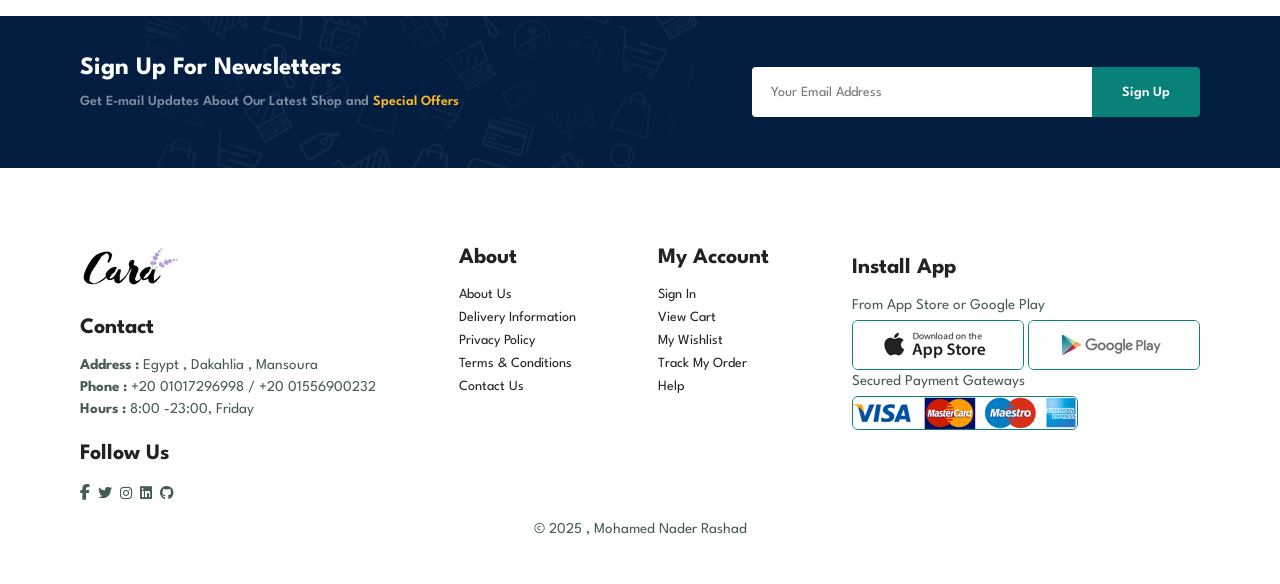
<file: contact.html>
<!DOCTYPE html>
<html lang="en">

<head>
    <meta charset="UTF-8">
    <meta name="viewport" content="width=device-width, initial-scale=1.0">
    <link rel="stylesheet" href="./CSS/Style.css">
    <link href="https://fonts.googleapis.com/icon?family=Material+Icons" rel="stylesheet">
    <link rel="stylesheet" href="https://cdnjs.cloudflare.com/ajax/libs/font-awesome/6.7.2/css/all.min.css"
        integrity="sha512-Evv84Mr4kqVGRNSgIGL/F/aIDqQb7xQ2vcrdIwxfjThSH8CSR7PBEakCr51Ck+w+/U6swU2Im1vVX0SVk9ABhg=="
        crossorigin="anonymous" referrerpolicy="no-referrer" />
    <title>E-commerce</title>
</head>

<body>
    <section id="header">
        <a href="#"><img src="./img/logo.png" class="logo" alt="logo"></a>
        <div>
            <ul id="navbar">
                <li><a href="index.html">Home</a></li>
                <li><a href="shop.html">Shop</a></li>
                <li><a href="blog.html">Blog</a></li>
                <li><a href="about.html">About</a></li>
                <li><a class="active" href="contact.html">Contact</a></li>
                <li id="lg-shopping"><a href="cart.html"><i class="fa-solid fa-cart-shopping"></i></a></li>
                <a href="#" id="close"><i class="fa-solid fa-xmark"></i></a>

            </ul>
        </div>
        <div id="mobile">
            <i id="bar" class="fas fa-outdent"></i>
            <a href="cart.html"><i class="fa-solid fa-cart-shopping"></i></a>
        </div>
    </section>

    <section id="page-header" class="contact-header">

        <h2>#Let's_Talk</h2>

        <p>LEAVE A MESSAGE.We Love to Hear From You!</p>

    </section>

    <section id="contact-details" class="section-p1">
        <div class="details">
            <span>GET IN TOUCH</span>
            <h2>Visit One Of Our Agency Locations Or Contact Us Today</h2>
            <h3>Head Office</h3>
            <div>
                <li>
                    <i class="fa-solid fa-location-dot"></i>
                    <p>56 Suez Canal Street - Mansoura - Dakahlia - Egypy</p>
                </li>
                <li>
                    <i class="fa-solid fa-phone"></i>
                    <p>+20 01017296998</p>
                </li>
                <li>
                    <i class="fa-solid fa-envelope"></i>
                    <p>mnader200444@gmail.com</p>
                </li>
                <li>
                    <i class="fa-solid fa-clock"></i>
                    <p>8:00 -23:00, Friday</p>
                </li>
            </div>
        </div>

        <div class="map">
            <iframe
                src="https://www.google.com/maps/embed?pb=!1m18!1m12!1m3!1d54695.30931314712!2d31.3416400243513!3d31.041379605569354!2m3!1f0!2f0!3f0!3m2!1i1024!2i768!4f13.1!3m3!1m2!1s0x14f79db7a9053547%3A0xf8dab3bbed766c97!2sMansoura%2C%20Mansoura%20Qism%202%2C%20El%20Mansoura%2C%20Dakahlia%20Governorate!5e0!3m2!1sen!2seg!4v1737661296867!5m2!1sen!2seg"
                width="600" height="450" style="border:0;" allowfullscreen="" loading="lazy"
                referrerpolicy="no-referrer-when-downgrade"></iframe>
        </div>
    </section>

    <section id="form-details">
        <form action="">
            <span>LEAVE A MESSAGE</span>
            <h2>We Love to Hear From You</h2>
            <input type="text" name="" id="" placeholder="Your Name">
            <input type="email" name="" id="" placeholder="E-mail">
            <input type="text" name="" id="" placeholder="Subject">
            <textarea name="" id="" cols="30" rows="10" placeholder="Your Message"></textarea>
            <button class="normal">Submit</button>
        </form>

        <div class="people">
            <div>
                <img width="90px" height="90px"
                    src="./img/people/image_cropper_800c7290deaa735e4a465310e8e156af_67929fca563b3.png" alt="">
                <p><span>Mohamed Nader</span> Front End Developer <br> Phone: +20 0101296998 <br>Email :
                    mnader200444@gmail.com</p>
            </div>
            <div>
                <img width="90px" height="90px"
                    src="./img/people/image_cropper_a1a503adacf33202e6f9aa6f458dec56_6792a00f4d21a.png" alt="">
                <p><span>Mohamed Nader</span> Front End Developer <br> Phone: +20 0101296998 <br>Email :
                    mnader200444@gmail.com</p>
            </div>
            <div>
                <img width="90px" height="90px"
                    src="./img/people/image_cropper_eb3d090cff7138c14a33a0dedc7ef5ca_6792a02b96ee2.png" alt="">
                <p><span>Mohamed Nader</span> Front End Developer <br> Phone: +20 0101296998 <br>Email :
                    mnader200444@gmail.com</p>
            </div>
        </div>
    </section>

    <section id="newsletter" class="section-p1 section-m1">
        <div class="newstext">
            <h4>Sign Up For Newsletters</h4>
            <p>Get E-mail Updates About Our Latest Shop and <span>Special Offers</span></p>
        </div>
        <div class="form">
            <input type="text" name="" id="" placeholder="Your Email Address">
            <button class="normal">Sign Up</button>
        </div>
    </section>


    <footer class="section-p1">
        <div class="col">
            <img class="logo" src="img/logo.png" alt="logo">
            <h4>Contact</h4>
            <p><strong>Address :</strong> Egypt , Dakahlia , Mansoura</p>
            <p><strong>Phone :</strong> +20 01017296998 / +20 01556900232</p>
            <p><strong>Hours :</strong> 8:00 -23:00, Friday</p>
            <div class="follow">
                <h4>Follow Us</h4>
                <div class="icon">
                    <a href="https://www.facebook.com/profile.php?id=100003506793150"></a> <i
                        class="fab fa-facebook-f"></i></a>
                    <a href="https://x.com/Mo_Nader_1?t=Bs9YOdDqGGASkbIgs9im3Q&s=08"> <i class="fab fa-twitter"></i></a>
                    <a href=""><i class="fab fa-instagram"></i></a>
                    <a href="https://www.linkedin.com/in/mohamed-naderrr/"><i class="fab fa-linkedin"></i></a>
                    <a href="https://github.com/mohamednaderrr"><i class="fab fa-github"> </i></a>
                </div>
            </div>
        </div>

        <div class="col">
            <h4>About</h4>
            <a href="#">About Us</a>
            <a href="#">Delivery Information</a>
            <a href="#">Privacy Policy</a>
            <a href="#">Terms & Conditions</a>
            <a href="#">Contact Us</a>
        </div>

        <div class="col">
            <h4>My Account</h4>
            <a href="#">Sign In</a>
            <a href="#">View Cart</a>
            <a href="#">My Wishlist</a>
            <a href="#">Track My Order</a>
            <a href="#">Help</a>
        </div>

        <div class="col install">
            <h4>Install App</h4>
            <p>From App Store or Google Play</p>
            <div class="row">
                <img src="img/pay/app.jpg" alt="App">
                <img src="img/pay/play.jpg" alt="play">
                <p>Secured Payment Gateways</p>
                <img class="pay" src="img/pay/pay.png" alt="pay">
            </div>
        </div>

        <div class="copyright">
            <p>&copy; 2025 , Mohamed Nader Rashad</p>
        </div>
    </footer>
    <script src="./JS/Script.js"></script>
</body>

</html>
</file>
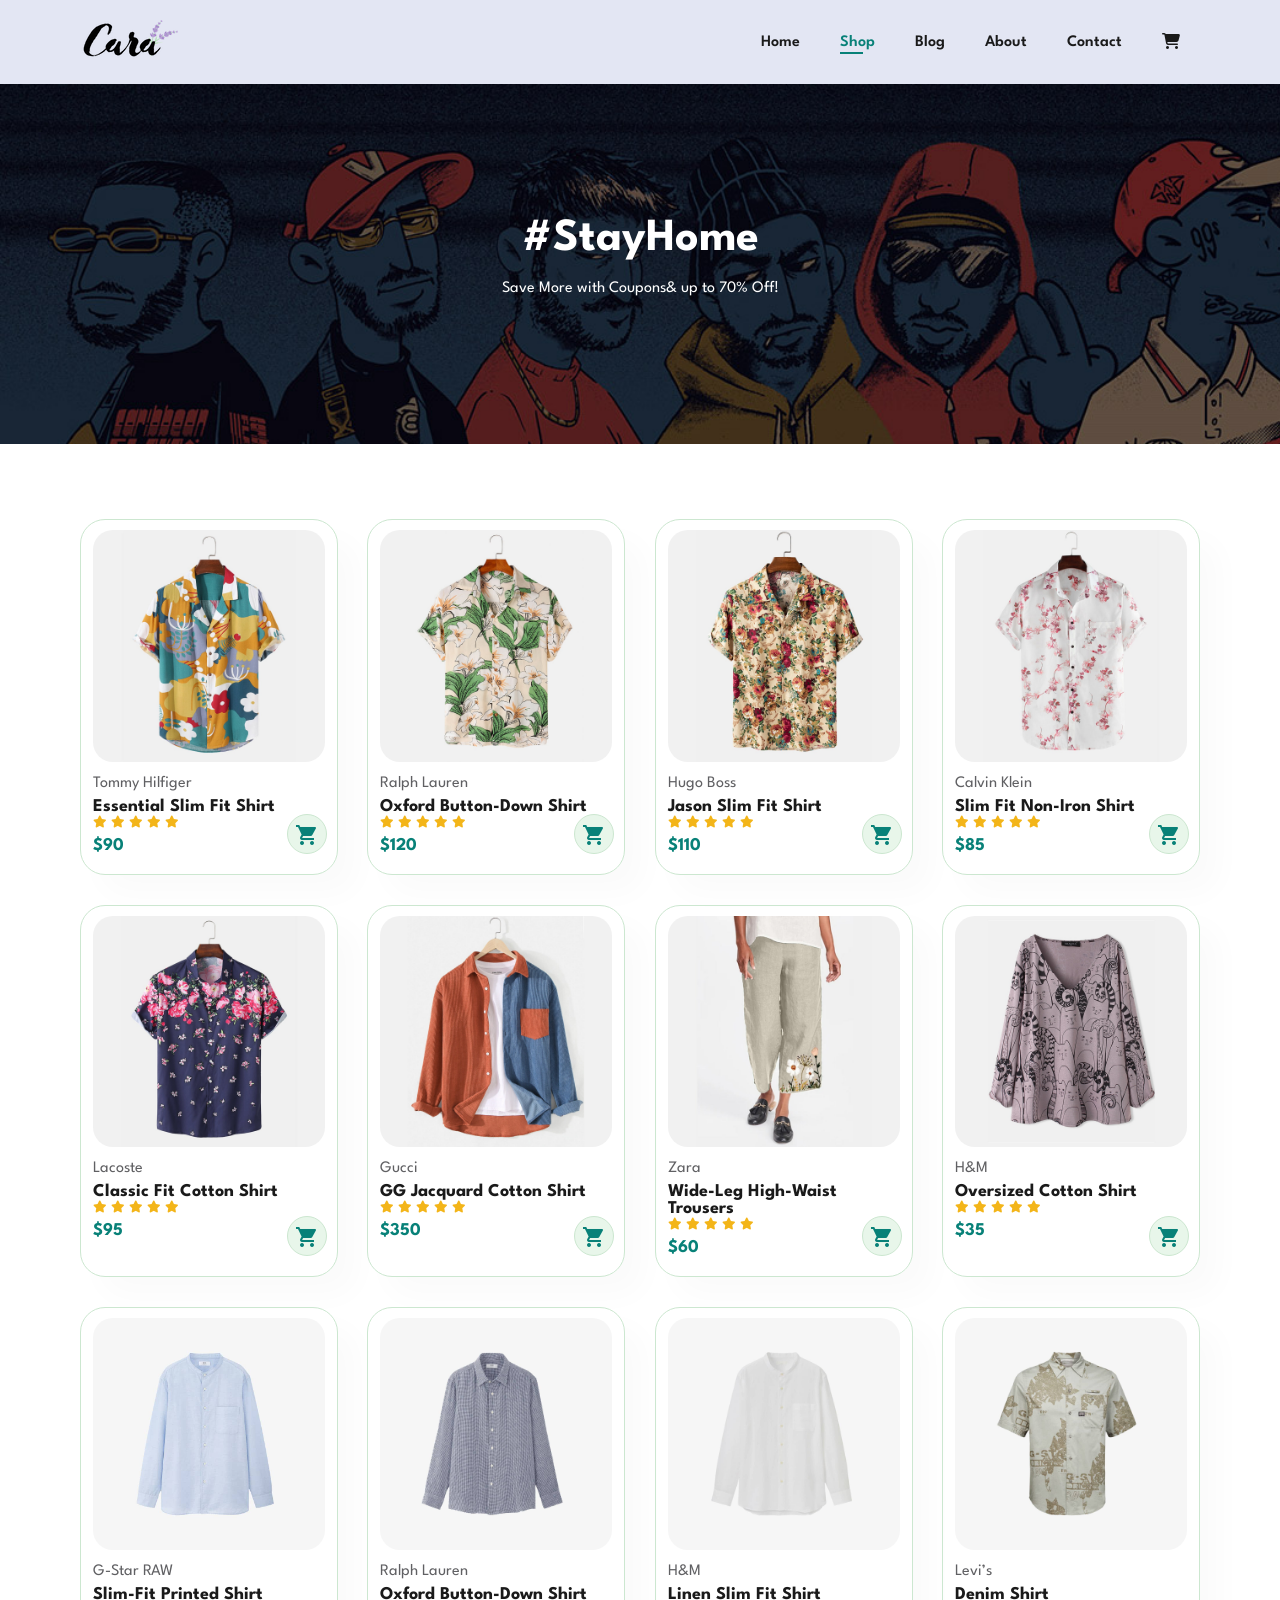
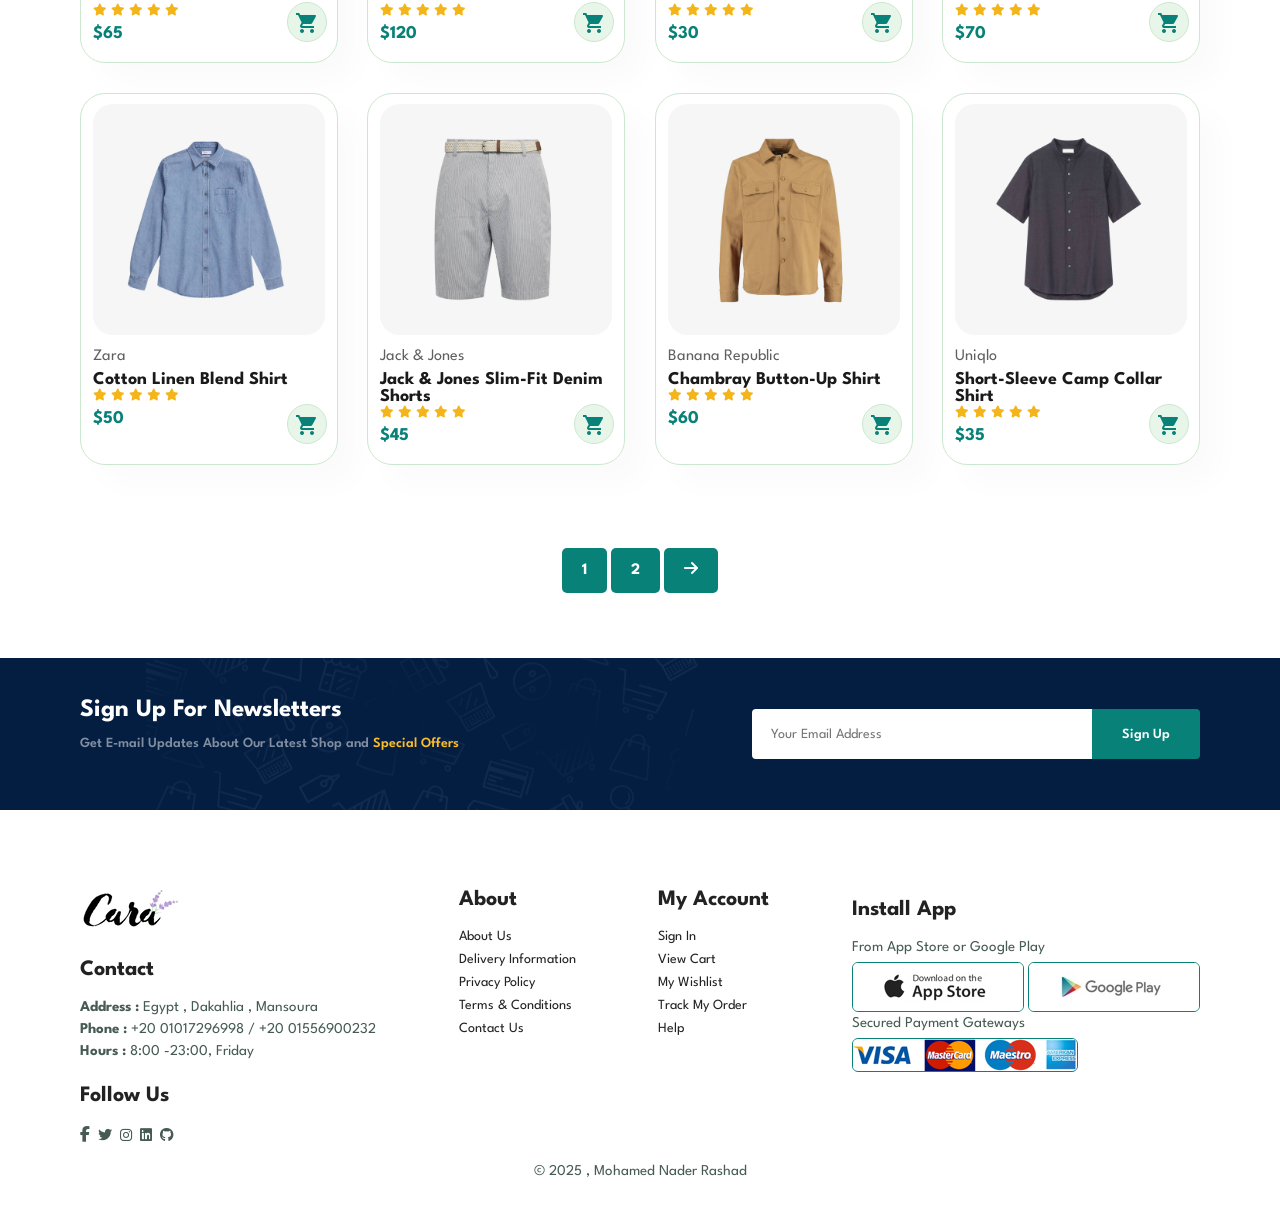
<file: shop.html>
<!DOCTYPE html>
<html lang="en">

<head>
    <meta charset="UTF-8">
    <meta name="viewport" content="width=device-width, initial-scale=1.0">
    <link rel="stylesheet" href="./CSS/Style.css">
    <link href="https://fonts.googleapis.com/icon?family=Material+Icons" rel="stylesheet">
    <link rel="stylesheet" href="https://cdnjs.cloudflare.com/ajax/libs/font-awesome/6.7.2/css/all.min.css"
        integrity="sha512-Evv84Mr4kqVGRNSgIGL/F/aIDqQb7xQ2vcrdIwxfjThSH8CSR7PBEakCr51Ck+w+/U6swU2Im1vVX0SVk9ABhg=="
        crossorigin="anonymous" referrerpolicy="no-referrer" />
    <title>E-commerce</title>
</head>

<body>
    <section id="header">
        <a href="#"><img src="./img/logo.png" class="logo" alt="logo"></a>
        <div>
            <ul id="navbar">
                <li><a href="index.html">Home</a></li>
                <li><a class="active" href="shop.html">Shop</a></li>
                <li><a href="blog.html">Blog</a></li>
                <li><a href="about.html">About</a></li>
                <li><a href="contact.html">Contact</a></li>
                <li id="lg-shopping"><a href="cart.html"><i class="fa-solid fa-cart-shopping"></i></a></li>
                <a href="#" id="close"><i class="fa-solid fa-xmark"></i></a>

            </ul>
        </div>
        <div id="mobile">
            <i id="bar" class="fas fa-outdent"></i>
            <a href="cart.html"><i class="fa-solid fa-cart-shopping"></i></a>
        </div>
    </section>

    <section id="page-header">

        <h2>#StayHome</h2>

        <p>Save More with Coupons& up to 70% Off!</p>

    </section>

    <section id="product1" class="section-p1">
        <div class="pro-container">
            <div class="pro" onclick="window.location.href='sproduct.html';">
                <img src="img/products/f1.jpg" alt="">
                <div class="des">
                    <span>Tommy Hilfiger</span>
                    <h5>Essential Slim Fit Shirt</h5>
                    <div class="star">
                        <i class="fas fa-star"></i>
                        <i class="fas fa-star"></i>
                        <i class="fas fa-star"></i>
                        <i class="fas fa-star"></i>
                        <i class="fas fa-star"></i>
                    </div>
                    <h4>$90</h4>
                </div>
                <a href="#"><span class="material-icons">shopping_cart</span></a>
            </div>
            <div class="pro" onclick="window.location.href='sproduct.html';">
                <img src="img/products/f2.jpg" alt="">
                <div class="des">
                    <span>Ralph Lauren</span>
                    <h5>Oxford Button-Down Shirt</h5>
                    <div class="star">
                        <i class="fas fa-star"></i>
                        <i class="fas fa-star"></i>
                        <i class="fas fa-star"></i>
                        <i class="fas fa-star"></i>
                        <i class="fas fa-star"></i>
                    </div>
                    <h4>$120</h4>
                </div>
                <a href="#"><span class="material-icons">shopping_cart</span></a>
            </div>
            <div class="pro" onclick="window.location.href='sproduct.html';">
                <img src="img/products/f3.jpg" alt="">
                <div class="des">
                    <span>Hugo Boss</span>
                    <h5>Jason Slim Fit Shirt</h5>
                    <div class="star">
                        <i class="fas fa-star"></i>
                        <i class="fas fa-star"></i>
                        <i class="fas fa-star"></i>
                        <i class="fas fa-star"></i>
                        <i class="fas fa-star"></i>
                    </div>
                    <h4>$110</h4>
                </div>
                <a href="#"><span class="material-icons">shopping_cart</span></a>
            </div>
            <div class="pro" onclick="window.location.href='sproduct.html';">
                <img src="img/products/f4.jpg" alt="">
                <div class="des">
                    <span>Calvin Klein</span>
                    <h5>Slim Fit Non-Iron Shirt</h5>
                    <div class="star">
                        <i class="fas fa-star"></i>
                        <i class="fas fa-star"></i>
                        <i class="fas fa-star"></i>
                        <i class="fas fa-star"></i>
                        <i class="fas fa-star"></i>
                    </div>
                    <h4>$85</h4>
                </div>
                <a href="#"><span class="material-icons">shopping_cart</span></a>
            </div>
            <div class="pro" onclick="window.location.href='sproduct.html';">
                <img src="img/products/f5.jpg" alt="">
                <div class="des">
                    <span>Lacoste</span>
                    <h5>Classic Fit Cotton Shirt</h5>
                    <div class="star">
                        <i class="fas fa-star"></i>
                        <i class="fas fa-star"></i>
                        <i class="fas fa-star"></i>
                        <i class="fas fa-star"></i>
                        <i class="fas fa-star"></i>
                    </div>
                    <h4>$95</h4>
                </div>
                <a href="#"><span class="material-icons">shopping_cart</span></a>
            </div>
            <div class="pro" onclick="window.location.href='sproduct.html';">
                <img src="img/products/f6.jpg" alt="">
                <div class="des">
                    <span>Gucci</span>
                    <h5>GG Jacquard Cotton Shirt</h5>
                    <div class="star">
                        <i class="fas fa-star"></i>
                        <i class="fas fa-star"></i>
                        <i class="fas fa-star"></i>
                        <i class="fas fa-star"></i>
                        <i class="fas fa-star"></i>
                    </div>
                    <h4>$350</h4>
                </div>
                <a href="#"><span class="material-icons">shopping_cart</span></a>
            </div>
            <div class="pro" onclick="window.location.href='sproduct.html';">
                <img src="img/products/f7.jpg" alt="">
                <div class="des">
                    <span>Zara</span>
                    <h5>Wide-Leg High-Waist Trousers</h5>
                    <div class="star">
                        <i class="fas fa-star"></i>
                        <i class="fas fa-star"></i>
                        <i class="fas fa-star"></i>
                        <i class="fas fa-star"></i>
                        <i class="fas fa-star"></i>
                    </div>
                    <h4>$60</h4>
                </div>
                <a href="#"><span class="material-icons">shopping_cart</span></a>
            </div>
            <div class="pro" onclick="window.location.href='sproduct.html';">
                <img src="img/products/f8.jpg" alt="">
                <div class="des">
                    <span>H&M</span>
                    <h5>Oversized Cotton Shirt</h5>
                    <div class="star">
                        <i class="fas fa-star"></i>
                        <i class="fas fa-star"></i>
                        <i class="fas fa-star"></i>
                        <i class="fas fa-star"></i>
                        <i class="fas fa-star"></i>
                    </div>
                    <h4>$35</h4>
                </div>
                <a href="#"><span class="material-icons">shopping_cart</span></a>
            </div>

            <div class="pro" onclick="window.location.href='sproduct.html';">
                <img src="img/products/n1.jpg" alt="">
                <div class="des">
                    <span>G-Star RAW</span>
                    <h5>Slim-Fit Printed Shirt</h5>
                    <div class="star">
                        <i class="fas fa-star"></i>
                        <i class="fas fa-star"></i>
                        <i class="fas fa-star"></i>
                        <i class="fas fa-star"></i>
                        <i class="fas fa-star"></i>
                    </div>
                    <h4>$65</h4>
                </div>
                <a href="#"><span class="material-icons">shopping_cart</span></a>
            </div>
            <div class="pro" onclick="window.location.href='sproduct.html';">
                <img src="img/products/n2.jpg" alt="">
                <div class="des">
                    <span>Ralph Lauren</span>
                    <h5>Oxford Button-Down Shirt</h5>
                    <div class="star">
                        <i class="fas fa-star"></i>
                        <i class="fas fa-star"></i>
                        <i class="fas fa-star"></i>
                        <i class="fas fa-star"></i>
                        <i class="fas fa-star"></i>
                    </div>
                    <h4>$120</h4>
                </div>
                <a href="#"><span class="material-icons">shopping_cart</span></a>
            </div>
            <div class="pro" onclick="window.location.href='sproduct.html';">
                <img src="img/products/n3.jpg" alt="">
                <div class="des">
                    <span>H&M</span>
                    <h5>Linen Slim Fit Shirt</h5>
                    <div class="star">
                        <i class="fas fa-star"></i>
                        <i class="fas fa-star"></i>
                        <i class="fas fa-star"></i>
                        <i class="fas fa-star"></i>
                        <i class="fas fa-star"></i>
                    </div>
                    <h4>$30</h4>
                </div>
                <a href="#"><span class="material-icons">shopping_cart</span></a>
            </div>
            <div class="pro" onclick="window.location.href='sproduct.html';">
                <img src="img/products/n4.jpg" alt="">
                <div class="des">
                    <span>Levi’s</span>
                    <h5>Denim Shirt</h5>
                    <div class="star">
                        <i class="fas fa-star"></i>
                        <i class="fas fa-star"></i>
                        <i class="fas fa-star"></i>
                        <i class="fas fa-star"></i>
                        <i class="fas fa-star"></i>
                    </div>
                    <h4>$70</h4>
                </div>
                <a href="#"><span class="material-icons">shopping_cart</span></a>
            </div>
            <div class="pro" onclick="window.location.href='sproduct.html';">
                <img src="img/products/n5.jpg" alt="">
                <div class="des">
                    <span>Zara</span>
                    <h5>Cotton Linen Blend Shirt</h5>
                    <div class="star">
                        <i class="fas fa-star"></i>
                        <i class="fas fa-star"></i>
                        <i class="fas fa-star"></i>
                        <i class="fas fa-star"></i>
                        <i class="fas fa-star"></i>
                    </div>
                    <h4>$50</h4>
                </div>
                <a href="#"><span class="material-icons">shopping_cart</span></a>
            </div>
            <div class="pro" onclick="window.location.href='sproduct.html';">
                <img src="img/products/n6.jpg" alt="">
                <div class="des">
                    <span>Jack & Jones</span>
                    <h5>Jack & Jones Slim-Fit Denim Shorts</h5>
                    <div class="star">
                        <i class="fas fa-star"></i>
                        <i class="fas fa-star"></i>
                        <i class="fas fa-star"></i>
                        <i class="fas fa-star"></i>
                        <i class="fas fa-star"></i>
                    </div>
                    <h4>$45</h4>
                </div>
                <a href="#"><span class="material-icons">shopping_cart</span></a>
            </div>
            <div class="pro" onclick="window.location.href='sproduct.html';">
                <img src="img/products/n7.jpg" alt="">
                <div class="des">
                    <span>Banana Republic</span>
                    <h5>Chambray Button-Up Shirt</h5>
                    <div class="star">
                        <i class="fas fa-star"></i>
                        <i class="fas fa-star"></i>
                        <i class="fas fa-star"></i>
                        <i class="fas fa-star"></i>
                        <i class="fas fa-star"></i>
                    </div>
                    <h4>$60</h4>
                </div>
                <a href="#"><span class="material-icons">shopping_cart</span></a>
            </div>
            <div class="pro" onclick="window.location.href='sproduct.html';">
                <img src="img/products/n8.jpg" alt="">
                <div class="des">
                    <span>Uniqlo</span>
                    <h5>Short-Sleeve Camp Collar Shirt</h5>
                    <div class="star">
                        <i class="fas fa-star"></i>
                        <i class="fas fa-star"></i>
                        <i class="fas fa-star"></i>
                        <i class="fas fa-star"></i>
                        <i class="fas fa-star"></i>
                    </div>
                    <h4>$35</h4>
                </div>
                <a href="#"><span class="material-icons">shopping_cart</span></a>
            </div>
        </div>
    </section>

    <section id="pagination" class="section-p1">
        <a href="#">1</a>
        <a href="#">2</a>
        <a href="#"><i class="fa-solid fa-arrow-right"></i></a>

    </section>

    <section id="newsletter" class="section-p1 section-m1">
        <div class="newstext">
            <h4>Sign Up For Newsletters</h4>
            <p>Get E-mail Updates About Our Latest Shop and <span>Special Offers</span></p>
        </div>
        <div class="form">
            <input type="text" name="" id="" placeholder="Your Email Address">
            <button class="normal">Sign Up</button>
        </div>
    </section>

    <footer class="section-p1">
        <div class="col">
            <img class="logo" src="img/logo.png" alt="logo">
            <h4>Contact</h4>
            <p><strong>Address :</strong> Egypt , Dakahlia , Mansoura</p>
            <p><strong>Phone :</strong> +20 01017296998 / +20 01556900232</p>
            <p><strong>Hours :</strong> 8:00 -23:00, Friday</p>
            <div class="follow">
                <h4>Follow Us</h4>
                <div class="icon">
                    <a href="https://www.facebook.com/profile.php?id=100003506793150"></a> <i
                        class="fab fa-facebook-f"></i></a>
                    <a href="https://x.com/Mo_Nader_1?t=Bs9YOdDqGGASkbIgs9im3Q&s=08"> <i class="fab fa-twitter"></i></a>
                    <a href=""><i class="fab fa-instagram"></i></a>
                    <a href="https://www.linkedin.com/in/mohamed-naderrr/"><i class="fab fa-linkedin"></i></a>
                    <a href="https://github.com/mohamednaderrr"><i class="fab fa-github"> </i></a>
                </div>
            </div>
        </div>

        <div class="col">
            <h4>About</h4>
            <a href="#">About Us</a>
            <a href="#">Delivery Information</a>
            <a href="#">Privacy Policy</a>
            <a href="#">Terms & Conditions</a>
            <a href="#">Contact Us</a>
        </div>

        <div class="col">
            <h4>My Account</h4>
            <a href="#">Sign In</a>
            <a href="#">View Cart</a>
            <a href="#">My Wishlist</a>
            <a href="#">Track My Order</a>
            <a href="#">Help</a>
        </div>

        <div class="col install">
            <h4>Install App</h4>
            <p>From App Store or Google Play</p>
            <div class="row">
                <img src="img/pay/app.jpg" alt="App">
                <img src="img/pay/play.jpg" alt="play">
                <p>Secured Payment Gateways</p>
                <img class="pay" src="img/pay/pay.png" alt="pay">
            </div>
        </div>

        <div class="copyright">
            <p>&copy; 2025 , Mohamed Nader Rashad</p>
        </div>
    </footer>
    <script src="./JS/Script.js"></script>
</body>

</html>
</file>
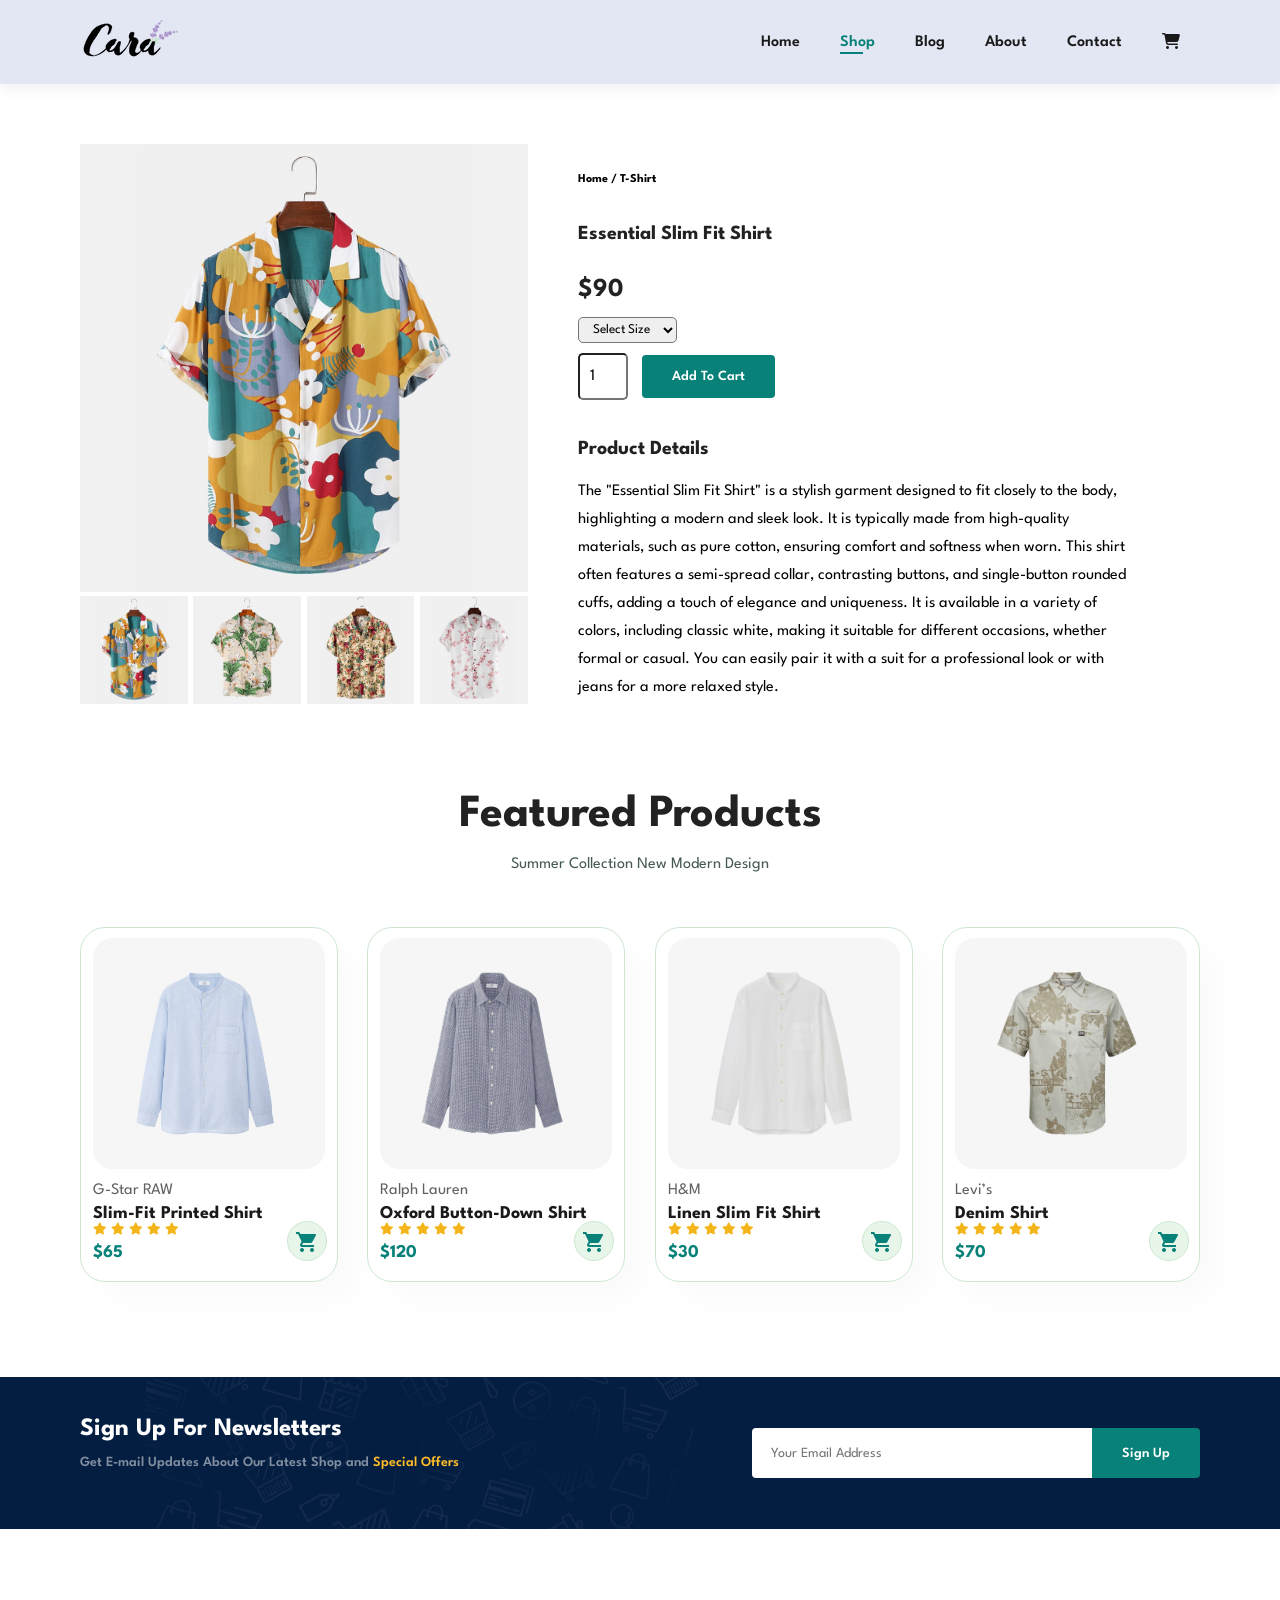
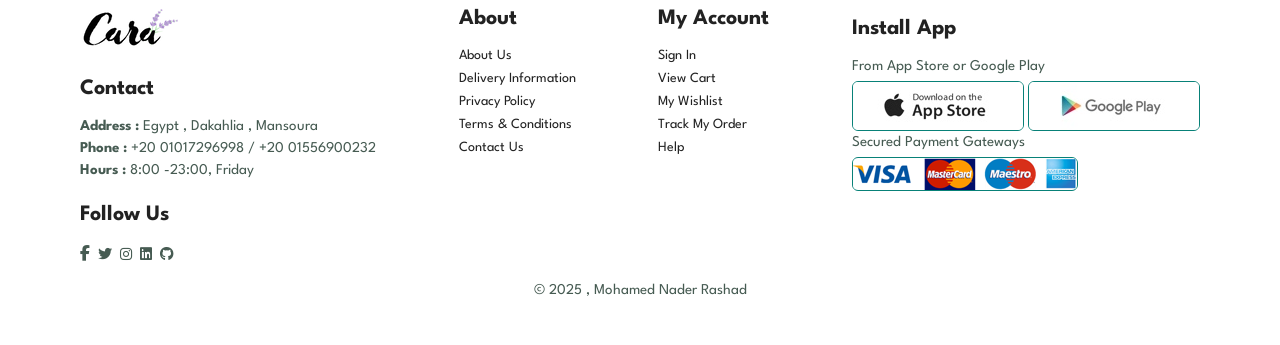
<file: sproduct.html>
<!DOCTYPE html>
<html lang="en">

<head>
    <meta charset="UTF-8">
    <meta name="viewport" content="width=device-width, initial-scale=1.0">
    <link rel="stylesheet" href="./CSS/Style.css">
    <link href="https://fonts.googleapis.com/icon?family=Material+Icons" rel="stylesheet">
    <link rel="stylesheet" href="https://cdnjs.cloudflare.com/ajax/libs/font-awesome/6.7.2/css/all.min.css"
        integrity="sha512-Evv84Mr4kqVGRNSgIGL/F/aIDqQb7xQ2vcrdIwxfjThSH8CSR7PBEakCr51Ck+w+/U6swU2Im1vVX0SVk9ABhg=="
        crossorigin="anonymous" referrerpolicy="no-referrer" />
    <title>Ecommerce</title>
</head>

<body>
    <section id="header">
        <a href="#"><img src="./img/logo.png" class="logo" alt="logo"></a>
        <div>
            <ul id="navbar">
                <li><a href="index.html">Home</a></li>
                <li><a class="active" href="shop.html">Shop</a></li>
                <li><a href="blog.html">Blog</a></li>
                <li><a href="about.html">About</a></li>
                <li><a href="contact.html">Contact</a></li>
                <li id="lg-shopping"><a href="cart.html"><i class="fa-solid fa-cart-shopping"></i></a></li>
                <a href="#" id="close"><i class="fa-solid fa-xmark"></i></a>

            </ul>
        </div>
        <div id="mobile">
            <i id="bar" class="fas fa-outdent"></i>
            <a href="cart.html"><i class="fa-solid fa-cart-shopping"></i></a>
        </div>
    </section>

    <section id="prodetails" class="section-p1">
        <div class="single-pro-image">
            <img src="img/products/f1.jpg" width="100%" id="MainImg" alt="f1">

            <div class="samll-img-group">
                <div class="small-group-icon">
                    <img src="img/products/f1.jpg" width="100%" class="small-img" alt="f1">
                </div>
                <div class="small-group-icon">
                    <img src="img/products/f2.jpg" width="100%" class="small-img" alt="f1">
                </div>
                <div class="small-group-icon">
                    <img src="img/products/f3.jpg" width="100%" class="small-img" alt="f1">
                </div>
                <div class="small-group-icon">
                    <img src="img/products/f4.jpg" width="100%" class="small-img" alt="f1">
                </div>
            </div>
        </div>
        <div class="single-pro-details">
            <h6>Home / T-Shirt</h6>
            <h4>Essential Slim Fit Shirt</h4>
            <h2>$90</h2>
            <select>
                <option>Select Size</option>
                <option>XL</option>
                <option>XXL</option>
                <option>Small</option>
                <option>Medium</option>
                <option>Large</option>
            </select>
            <input type="number" value="1">
            <button class="normal">Add To Cart</button>
            <h4>Product Details</h4>
            <span>The "Essential Slim Fit Shirt" is a stylish garment designed to fit closely to the body, highlighting
                a modern and sleek look. It is typically made from high-quality materials, such as pure cotton, ensuring
                comfort and softness when worn. This shirt often features a semi-spread collar, contrasting buttons, and
                single-button rounded cuffs, adding a touch of elegance and uniqueness.
                It is available in a variety of colors, including classic white, making it suitable for different
                occasions, whether formal or casual. You can easily pair it with a suit for a professional look or with
                jeans for a more relaxed style.</span>
        </div>
    </section>
    <section id="product1" class="section-p1">
        <h2>Featured Products</h2>
        <p>Summer Collection New Modern Design</p>
        <div class="pro-container">
            <div class="pro" onclick="window.location.href='sproduct.html';">
                <img src="img/products/n1.jpg" alt="">
                <div class="des">
                    <span>G-Star RAW</span>
                    <h5>Slim-Fit Printed Shirt</h5>
                    <div class="star">
                        <i class="fas fa-star"></i>
                        <i class="fas fa-star"></i>
                        <i class="fas fa-star"></i>
                        <i class="fas fa-star"></i>
                        <i class="fas fa-star"></i>
                    </div>
                    <h4>$65</h4>
                </div>
                <a href="#"><span class="material-icons">shopping_cart</span></a>
            </div>
            <div class="pro">
                <img src="img/products/n2.jpg" alt="">
                <div class="des">
                    <span>Ralph Lauren</span>
                    <h5>Oxford Button-Down Shirt</h5>
                    <div class="star">
                        <i class="fas fa-star"></i>
                        <i class="fas fa-star"></i>
                        <i class="fas fa-star"></i>
                        <i class="fas fa-star"></i>
                        <i class="fas fa-star"></i>
                    </div>
                    <h4>$120</h4>
                </div>
                <a href="#"><span class="material-icons">shopping_cart</span></a>
            </div>
            <div class="pro">
                <img src="img/products/n3.jpg" alt="">
                <div class="des">
                    <span>H&M</span>
                    <h5>Linen Slim Fit Shirt</h5>
                    <div class="star">
                        <i class="fas fa-star"></i>
                        <i class="fas fa-star"></i>
                        <i class="fas fa-star"></i>
                        <i class="fas fa-star"></i>
                        <i class="fas fa-star"></i>
                    </div>
                    <h4>$30</h4>
                </div>
                <a href="#"><span class="material-icons">shopping_cart</span></a>
            </div>
            <div class="pro">
                <img src="img/products/n4.jpg" alt="">
                <div class="des">
                    <span>Levi’s</span>
                    <h5>Denim Shirt</h5>
                    <div class="star">
                        <i class="fas fa-star"></i>
                        <i class="fas fa-star"></i>
                        <i class="fas fa-star"></i>
                        <i class="fas fa-star"></i>
                        <i class="fas fa-star"></i>
                    </div>
                    <h4>$70</h4>
                </div>
                <a href="#"><span class="material-icons">shopping_cart</span></a>
            </div>
        </div>
    </section>

    <section id="newsletter" class="section-p1 section-m1">
        <div class="newstext">
            <h4>Sign Up For Newsletters</h4>
            <p>Get E-mail Updates About Our Latest Shop and <span>Special Offers</span></p>
        </div>
        <div class="form">
            <input type="text" name="" id="" placeholder="Your Email Address">
            <button class="normal">Sign Up</button>
        </div>
    </section>

    <footer class="section-p1">
        <div class="col">
            <img class="logo" src="img/logo.png" alt="logo">
            <h4>Contact</h4>
            <p><strong>Address :</strong> Egypt , Dakahlia , Mansoura</p>
            <p><strong>Phone :</strong> +20 01017296998 / +20 01556900232</p>
            <p><strong>Hours :</strong> 8:00 -23:00, Friday</p>
            <div class="follow">
                <h4>Follow Us</h4>
                <div class="icon">
                    <a href="https://www.facebook.com/profile.php?id=100003506793150"></a> <i
                        class="fab fa-facebook-f"></i></a>
                    <a href="https://x.com/Mo_Nader_1?t=Bs9YOdDqGGASkbIgs9im3Q&s=08"> <i class="fab fa-twitter"></i></a>
                    <a href=""><i class="fab fa-instagram"></i></a>
                    <a href="https://www.linkedin.com/in/mohamed-naderrr/"><i class="fab fa-linkedin"></i></a>
                    <a href="https://github.com/mohamednaderrr"><i class="fab fa-github"> </i></a>
                </div>
            </div>
        </div>

        <div class="col">
            <h4>About</h4>
            <a href="#">About Us</a>
            <a href="#">Delivery Information</a>
            <a href="#">Privacy Policy</a>
            <a href="#">Terms & Conditions</a>
            <a href="#">Contact Us</a>
        </div>

        <div class="col">
            <h4>My Account</h4>
            <a href="#">Sign In</a>
            <a href="#">View Cart</a>
            <a href="#">My Wishlist</a>
            <a href="#">Track My Order</a>
            <a href="#">Help</a>
        </div>

        <div class="col install">
            <h4>Install App</h4>
            <p>From App Store or Google Play</p>
            <div class="row">
                <img src="img/pay/app.jpg" alt="App">
                <img src="img/pay/play.jpg" alt="play">
                <p>Secured Payment Gateways</p>
                <img class="pay" src="img/pay/pay.png" alt="pay">
            </div>
        </div>

        <div class="copyright">
            <p>&copy; 2025 , Mohamed Nader Rashad</p>
        </div>
    </footer>
    <script src="./JS/Sproduct.js"></script>
</body>

</html>
</file>
<file: CSS/Style.css>
/* Basic Elements */
@import url('https://fonts.googleapis.com/css2?family=Spartan:wght@100..900&display=swap');

* {
    margin: 0;
    padding: 0;
    box-sizing: border-box;
    font-family: 'Spartan', sans-serif;
}

h1 {
    font-size: 50px;
    line-height: 64px;
    color: #222;
}

h2 {
    font-size: 46px;
    line-height: 54px;
    color: #222;
}

h4 {
    font-size: 20px;
    color: #222;
}

h6 {
    font-weight: 700;
    font-size: 12px;
}

p {
    font-size: 16px;
    color: #465b52;
    margin: 15px 0 20px 0;
}

.section-p1 {
    padding: 40px 80px;
}

.section-m1 {
    margin: 40px 0;
}

button.normal {
    font-size: 14px;
    font-weight: 600;
    padding: 15px 30px;
    color: #000;
    background-color: #fff;
    border-radius: 4px;
    cursor: pointer;
    border: none;
    outline: none;
    transition: 0.2s;
}

button.white {
    font-size: 13px;
    font-weight: 600;
    padding: 11px 18px;
    color: #fff;
    background-color: transparent;
    cursor: pointer;
    border: 1px solid #fff;
    outline: none;
    transition: 0.2s;
}

body {
    width: 100%;
}

/* header start */
#header {
    display: flex;
    justify-content: space-between;
    align-items: center;
    padding: 20px 80px;
    background-color: #E3E6F3;
    box-shadow: 0 5px 15px rgba(0, 0, 0, 0.06);
    z-index: 999;
    position: sticky;
    top: 0;
    left: 0;

}

/* Start navbar */
#navbar {
    display: flex;
    align-items: center;
    justify-content: center;
}

#navbar li {
    list-style: none;
    padding: 0 20px;
    position: relative;
}

#navbar li a {
    text-decoration: none;
    font-size: 16px;
    font-weight: 600;
    color: #1a1a1a;
    transition: 0.3 ease;
}

#navbar li a:hover,
#navbar li a.active {
    color: #088178;
}

#navbar li a.active::after,
#navbar li a:hover::after {
    content: "";
    width: 30%;
    height: 2px;
    background: #088178;
    position: absolute;
    bottom: -4px;
    left: 20px;
}

#mobile {
    display: none;
    align-items: center;
}

#close {
    display: none;
}

/* End navbar */

/* Home Page */
/* Start hero */

#hero {
    background-image: url("../img/hero4.png");
    height: 90vh;
    width: 100%;
    background-size: cover;
    background-position: top 25% right 0;
    padding: 0 80px;
    display: flex;
    justify-content: center;
    align-items: flex-start;
    flex-direction: column;
}

#hero h4 {
    padding-bottom: 15px;
}

#hero h1 {
    color: #088178;
}

#hero p #span {
    color: #ff0303;
    font-weight: 900;
}

#hero button {
    background-image: url("../img/button.png");
    background-color: transparent;
    color: #088178;
    border: 0;
    padding: 14px 80px 14px 65px;
    background-repeat: no-repeat;
    cursor: pointer;
    font-weight: 800;
    font-size: 15px;
}

/* End hero */

/* Start feature */

#feature {
    display: flex;
    justify-content: space-between;
    align-items: center;
    flex-wrap: wrap;
}

#feature .fe-box {
    width: 180px;
    text-align: center;
    padding: 25px 15px;
    box-shadow: 20px 20px 34px rgba(0, 0, 0, 0.03);
    border: 1px solid #cce7d0;
    border-radius: 4px;
    margin: 15px 0;
}

#feature .fe-box:hover {
    box-shadow: 10px 10px 54px rgba(70, 62, 221, 0.1);
}

#feature .fe-box img {
    width: 100%;
    margin-bottom: 10px;
}

#feature .fe-box h6 {
    display: inline-block;
    padding: 9px 8px 6px 8px;
    line-height: 1;
    border-radius: 4px;
    color: green;
    border-top: 4px solid #F0F0F0;
    background-color: #F0F0F0;
}

#feature .fe-box:nth-child(2) h6 {
    background-color: #FAF3E0;
    border-top: 4px solid #FAF3E0;
}

#feature .fe-box:nth-child(3) h6 {
    background-color: #E6F4FF;
    border-top: 4px solid #E6F4FF;
}

#feature .fe-box:nth-child(4) h6 {
    background-color: #EBF9F1;
    border-top: 4px solid #EBF9F1;
}

#feature .fe-box:nth-child(5) h6 {
    background-color: #F4EAFB;
    border-top: 4px solid #F4EAFB;
}

#feature .fe-box:nth-child(6) h6 {
    background-color: #a88ed7;
    border-top: 4px solid #a88ed7;
}

/* End feature */

/* Start product1 */

#product1 {
    text-align: center;
}

#product1 .pro-container {
    display: flex;
    justify-content: space-between;
    padding-top: 20px;
    flex-wrap: wrap;
}

#product1 .pro {
    width: 23%;
    min-width: 250px;
    padding: 10px 12px;
    border: 1px solid #cce7d0;
    border-radius: 25px;
    cursor: pointer;
    box-shadow: 20px 20px 30px rgba(0, 0, 0, 0.02);
    margin: 15px 0;
    transition: 0.2 ease;
    position: relative;
}

#product1 .pro:hover {
    box-shadow: 20px 20px 30px rgba(0, 0, 0, 0.09);
}

#product1 .pro img {
    width: 100%;
    border-radius: 20px;
}

#product1 .pro .des {
    text-align: start;
    padding: 10px 0;
}

#product1 .pro .des span {
    color: #606063;
    font-size: 16px;
}

#product1 .pro .des h5 {
    padding-top: 7px;
    color: #1a1a1a;
    font-size: 18px;
}

#product1 .pro .des i {
    font-size: 12px;
    color: rgb(243, 181, 25);
}

#product1 .pro .des h4 {
    padding-top: 7px;
    font-size: 18px;
    font-weight: 700;
    color: #088178;
}

#product1 .material-icons {
    width: 40px;
    height: 40px;
    line-height: 40px;
    border-radius: 50px;
    background-color: #e8f6ea;
    font-weight: 500;
    color: #088178;
    border: 1px solid #cce7d0;
    position: absolute;
    bottom: 20px;
    right: 10px;
}

/* End product1 */

/* Start banner */

#banner {
    display: flex;
    flex-direction: column;
    justify-content: center;
    align-items: center;
    text-align: center;
    background-image: url("../img/banner/b2.jpg");
    width: 100%;
    height: 40vh;
    background-size: cover;
    background-position: center;
}

#banner h4 {
    color: #fff;
    font-size: 22px;
}

#banner h2 {
    color: #fff;
    font-size: 35px;
    padding: 10px 0;
}

#banner h2 span {
    color: #ef3636;
}

#banner button:hover {
    background: #088178;
    color: #fff;
}

/* End banner */

/* Start sm-banner */

#sm-banner {
    display: flex;
    justify-content: space-between;
    flex-wrap: wrap;
}

#sm-banner .banner-box {
    display: flex;
    flex-direction: column;
    justify-content: center;
    align-items: flex-start;
    background-image: url("../img/banner/b17.jpg");
    min-width: 890px;
    height: 50vh;
    background-size: cover;
    background-position: center;
    padding: 30px;
}

#sm-banner .banner-box2 {
    background-image: url("../img/banner/b10.jpg");
}

#sm-banner h4 {
    color: #fff;
    font-size: 20px;
    font-weight: 300;
}

#sm-banner h2 {
    color: #fff;
    font-size: 28px;
    font-weight: 800;
}

#sm-banner span {
    color: #fff;
    font-size: 14px;
    font-weight: 500;
    padding-bottom: 15px;
}

#sm-banner .banner-box:hover button {
    background: #088178;
    border: 1px solid #088178;
}

/* End sm-banner */

/* Start banner3 */

#banner3 {
    display: flex;
    justify-content: space-between;
    flex-wrap: wrap;
    padding: 0 80px;
}

#banner3 .banner-box {
    display: flex;
    flex-direction: column;
    justify-content: center;
    align-items: flex-start;
    background-image: url("../img/banner/b7.jpg");
    min-width: 32%;
    height: 30vh;
    background-size: cover;
    background-position: center;
    padding: 20px;
    margin-bottom: 20px;
}

#banner3 .banner-box2 {
    background-image: url("../img/banner/b4.jpg");
}

#banner3 .banner-box3 {
    background-image: url("../img/banner/b18.jpg");
}

#banner3 h2 {
    color: #fff;
    font-weight: 900;
    font-size: 22px;
}

#banner3 h3 {
    color: #ec544e;
    font-weight: 800;
    font-size: 15px;
}

/* End banner3 */

/* Start newsletter */
#newsletter {
    display: flex;
    justify-content: space-between;
    align-items: center;
    flex-wrap: wrap;
    background-image: url("../img/banner/b14.png");
    background-repeat: no-repeat;
    background-position: 20% 30%;
    background-color: #041e42;
}

#newsletter h4 {
    font-size: 25px;
    font-weight: 700;
    color: #fff;
}

#newsletter p {
    font-size: 14px;
    font-weight: 600;
    color: #818ea0;
}

#newsletter p span {
    color: #ffbd27;
}

#newsletter .form {
    display: flex;
    width: 40%;
}

#newsletter input {
    height: 3.125rem;
    padding: 0 1.25em;
    font-size: 14px;
    width: 100%;
    border: 1px solid transparent;
    border-radius: 4px;
    outline: none;
    border-top-right-radius: 0;
    border-bottom-right-radius: 0;

}

#newsletter button {
    background-color: #088178;
    color: #fff;
    white-space: nowrap;
    border-top-left-radius: 0;
    border-bottom-left-radius: 0;
    transition: 0.5s ease;
}

#newsletter button:hover {
    background-color: #fff;
    color: #088178;
}

/* End newsletter */
/* Footer */
footer {
    display: flex;
    flex-wrap: wrap;
    justify-content: space-between;
}

footer .col {
    display: flex;
    flex-direction: column;
    align-items: flex-start;
    margin-bottom: 20px;
}

footer .logo {
    margin-bottom: 30px;
}

footer h4 {
    font-size: 22px;
    padding-bottom: 20px;
}

footer p {
    font-size: 15px;
    margin: 0 0 8px 0;
}

footer a {
    font-size: 14px;
    text-decoration: none;
    color: #222;
    margin-bottom: 10px;
}

footer .follow {
    margin-top: 20px;
}

footer .follow i {
    color: #465b52;
    padding-right: 4px;
    cursor: pointer;
}

footer .install .row img {
    border: 1px solid #088178;
    border-radius: 6px;
}

footer .install {
    margin: 10px 0 15px 0;
}

footer .follow i:hover,
footer a:hover {
    color: #088178;
}

footer .copyright {
    width: 100%;
    text-align: center;
}

/* Start Shop Page */
#page-header {
    background-image: url("../img/banner/b1.jpg");
    width: 100%;
    height: 40vh;
    background-size: cover;
    display: flex;
    justify-content: center;
    text-align: center;
    flex-direction: column;
    padding: 14px;
}

#page-header h2,
#page-header p {
    color: #fff;
}

#pagination {
    text-align: center;
}

#pagination a {
    text-decoration: none;
    background-color: #088178;
    padding: 15px 20px;
    border-radius: 5px;
    color: #fff;
    font-weight: 700;
    transition: 0.4s;
}

#pagination a:hover {
    color: #088178;
    background-color: #fff;
}

#pagination a i {
    font-size: 16px;
    font-weight: 700;
}

/* End Shop Page */

/* Start Single Product */
#prodetails {
    display: flex;
    margin-top: 20px;
}

#prodetails .single-pro-image {
    width: 40%;
    margin-right: 50px;
}

.samll-img-group {
    display: flex;
    justify-content: space-between;
}

.small-group-icon {
    flex-basis: 24%;
    cursor: pointer;
}

#prodetails .single-pro-details {
    width: 50%;
    padding-top: 30px;
}

#prodetails .single-pro-details h4 {
    padding: 40px 0 20px 0;
}

#prodetails .single-pro-details h2 {
    font-size: 26px;
}

#prodetails .single-pro-details select {
    display: block;
    padding: 5px 10px;
    margin-bottom: 10px;
    border-radius: 5px;

}

#prodetails .single-pro-details input {
    width: 50px;
    height: 47px;
    padding-left: 10px;
    font-size: 16px;
    margin-right: 10px;
    border-radius: 5px;
}

#prodetails .single-pro-details input:focus {
    outline: none;
}

#prodetails .single-pro-details button {
    background-color: #088178;
    color: #fff;
}

#prodetails .single-pro-details button:hover {
    background-color: #fff;
    color: #088178;
}

#prodetails .single-pro-details span {
    line-height: 28px;
}

/* End Single Product */

/* Start Blog Page */
#page-header.blog-header {
    background-image: url("../img/banner/b19.jpg");
}

#blog {
    padding: 150px 150px 0 150px;
}

#blog .blog-box {
    display: flex;
    align-items: center;
    width: 100%;
    position: relative;
    padding-bottom: 90px;
}

#blog .blog-img {
    width: 50%;
    margin-right: 10px;
}

#blog img {
    width: 90%;
    height: 450px;
    object-fit: cover;
}

#blog .blog-details {
    width: 50%;
}

#blog .blog-details a {
    text-decoration: none;
    font-size: 15px;
    color: #000;
    font-weight: 750;
    position: relative;
    transition: 0.4s;
}

#blog .blog-details a::after {
    content: "";
    width: 50px;
    height: 1px;
    background-color: #000;
    position: absolute;
    top: 4px;
    right: -60px;
}

#blog .blog-details a:hover {
    color: #088178;
}

#blog .blog-details a:hover:after {
    background-color: #088178;
}

#blog .blog-box h1 {
    position: absolute;
    top: -40px;
    left: 0;
    font-size: 75px;
    font-weight: 800;
    color: #c9cbce;
    z-index: -9;
}

#blog .blog-box h4 {
    font-weight: 700;
    font-size: 35px;
    color: #088178;
}

/* End Blog Page */

/* Start About Page */
#page-header.about-header {
    background-image: url("../img/about/banner.png");
}

#about-head {
    display: flex;
    align-items: center;
}

#about-head img {
    width: 50%;
    height: auto;
}

#about-head div {
    padding-left: 40px;
}

#about-head h2 {
    color: #088178;
}

#about-app {
    text-align: center;
}

#about-app .video {
    width: 70%;
    height: 100%;
    margin: 30px auto 0 auto;
}

#about-app .video video {
    width: 100%;
    height: 100%;
    border-radius: 20px;
}

/* End About Page */

/* Start Contact Page */


#page-header.contact-header {
    background-image: url("../img/about/banner.png");
}

#contact-details {
    display: flex;
    align-items: center;
    justify-content: space-between;
}

#contact-details .details {
    width: 40%;
}

#contact-details .details span,
#form-details form span {
    font-size: 15px;
}

#contact-details .details h2,
#form-details form h2 {
    font-size: 26px;
    line-height: 39px;
    color: #088178;
    padding: 20px 0;
}

#contact-details .details h3 {
    font-size: 26px;
    padding-bottom: 15px;
}

#contact-details .details li {
    list-style: none;
    display: flex;
    padding: 10px 0;
}

#contact-details .details li i {
    font-size: 18px;
    padding-right: 22px;
}

#contact-details .details li p {
    margin: 0;
    font-size: 15px;
}

#contact-details .map {
    width: 55%;
    height: 400px;
}

#contact-details .map iframe {
    width: 100%;
    height: 100%;
    border-radius: 8px;
}

#form-details {
    display: flex;
    justify-content: space-between;
    margin: 30px;
    padding: 80px;
    border: 1px solid #1e1e1e;
}

#form-details form {
    width: 60%;
    display: flex;
    flex-direction: column;
    align-items: flex-start;
}

#form-details form input,
#form-details form textarea {
    width: 90%;
    padding: 10px 15px;
    outline: none;
    margin-bottom: 20px;
    border: 1px solid #e1e1e1;
    border-radius: 10px;
}

#form-details form button {
    background-color: #088178;
    color: #eee;
}

#form-details form button:hover {
    background-color: #eee;
    color: #088178;
}

#form-details .people div {
    padding-bottom: 25px;
    display: flex;
    align-items: flex-start;
}

#form-details .people div img {
    width: 65px;
    height: 65px;
    object-fit: cover;
    margin-right: 15px;
}

#form-details .people div p {
    margin: 0;
    font-size: 13px;
    line-height: 25px;
}

#form-details .people div p span {
    display: block;
    font-size: 16px;
    font-weight: 600;
    color: #000;
}

/* End Contact Page */

/* Start Cart Page */
#page-header.cart-header {
    background-image: url("../img/banner/b16.jpg");
    background-size: cover;
    background-position: center;
    background-repeat: no-repeat;
}

#cart {
    overflow-x: auto;
}

#cart table {
    width: 100%;
    border-collapse: collapse;
    table-layout: fixed;
    white-space: nowrap;
}

#cart table img {
    width: 40%;
}

#cart table td:nth-child(1) {
    width: 100px;
    text-align: center;
}

#cart table td:nth-child(2) {
    width: 150px;
    text-align: center;
}

#cart table td:nth-child(3) {
    width: 250px;
    text-align: center;
}

#cart table td:nth-child(4),
#cart table td:nth-child(5),
#cart table td:nth-child(6) {
    width: 150px;
    text-align: center;
}

#cart table td:nth-child(5) input {
    width: 70px;
    padding: 10px 5px 10px 15px;

}

#cart table thead {
    border: 1px solid #e2e9e1;
    border-left: none;
    border-right: none;
}

#cart table thead td {
    font-weight: 700;
    text-transform: uppercase;
    font-size: 13px;
    padding: 18px 0;
}

#cart table tbody tr td {
    padding-top: 15px;
}

#cart table tbody td {
    font-size: 13px;
}

#cart-add {
    display: flex;
    flex-wrap: wrap;
    justify-content: space-between;
}

#coupon {
    width: 50%;
    margin-bottom: 30px;
}

#coupon h3,
#subtotal h3 {
    padding-bottom: 15px;
    color: #088178;
}

#coupon input {
    padding: 10px 20px;
    outline: none;
    width: 60%;
    margin-right: 10px;
    border: 1px solid #e2e9e1;
}

#coupon button,
#subtotal button {
    background-color: #088178;
    color: #eee;
    padding: 12px 20px;
}

#coupon button:hover,
#subtotal button:hover {
    background-color: #eee;
    color: #088178;
}

#subtotal {
    width: 50%;
    margin-bottom: 30px;
    border: 1px solid #e2e9e1;
    padding: 30px;
}

#subtotal table {
    border-collapse: collapse;
    width: 100%;
    margin-bottom: 20px;
}

#subtotal table td {
    width: 50%;
    border: 1px solid #e2e9e1;
    padding: 10px;
    font-size: 13px;
}

/* End Cart Page */

/* Media Query */
@media (max-width: 799px) {
    .section-p1 {
        padding: 40px 40px;
    }

    #navbar {
        display: flex;
        flex-direction: column;
        align-items: flex-start;
        justify-content: flex-start;
        position: fixed;
        top: 0;
        right: -300px;
        height: 100vh;
        width: 300px;
        background-color: #E3E6F3;
        box-shadow: 0 40px 60px rgba(0, 0, 0, 0.1);
        padding: 80px 0 0 10px;
        transition: 0.3s;
    }

    #navbar.active {
        right: 0px;

    }

    #navbar li {
        margin-bottom: 25px;
    }

    #mobile {
        display: flex;
        align-items: center;
    }

    #mobile i {
        color: #1a1a1a;
        font-size: 24px;
        padding-left: 20px;
    }

    #close {
        display: initial;
        position: absolute;
        top: 30px;
        left: 30px;
        color: #222;
        font-size: 24px;
    }

    #lg-shopping {
        display: none;
    }

    #hero {
        height: 70vh;
        padding: 0 80px;
        background-position: top 30% right 30%;

    }

    #feature {
        justify-content: center;
    }

    #feature .fe-box {
        margin: 15px 15px;
    }

    #product1 .pro-container {
        justify-content: center;
    }

    #product1 .pro {
        margin: 15px;
    }

    #banner {
        height: 20vh;
    }

    #sm-banner .banner-box {
        min-width: 100%;
        height: 30vh;
    }

    #banner3 {
        padding: 0 40px;
    }

    #banner3 .banner-box {
        width: 28%;
    }

    #newsletter .form {
        width: 100%;
    }

    #form-details {
        padding: 40px;
    }

    #form-details form {
        width: 30%;
    }

    #form-details form input,
    #form-details form textarea {
        width: 90%;
    }

    #form-details form button {
        width: 100%;
    }

    #form-details .people div {
        flex-direction: column;
    }

    #form-details .people div img {
        width: 100%;
    }

    #form-details .people div p {
        margin-bottom: 10px;
    }

    #form-details .people div p span {
        display: block;
        margin-bottom: 5px;
    }

    #form-details .people div p span:last-child {
        margin-bottom: 0;
    }



}

@media (max-width: 477px) {
    .section-p1 {
        padding: 20px;
    }

    #header {
        padding: 10px 30px;
    }

    h1 {
        font-size: 33px;

    }

    h2 {
        font-size: 25px;
    }

    #hero {
        padding: 0 20px;
        background-position: 60%;
    }

    #feature {
        justify-content: space-between;
    }

    #feature .fe-box {
        width: 155px;
        margin: 0 0 15px 0;
    }

    #product1 .bro {
        width: 100%;
    }

    #banner {
        height: 40vh;
    }

    #sm-banner .banner-box {
        height: 40vh;
    }

    #sm-banner .banner-box2 {
        margin-top: 20px;
    }

    #banner3 {
        padding: 0 20px;
    }

    #banner3 .banner-box {
        width: 100%;
    }

    #newsletter {
        padding: 40px 20px;
    }

    #newsletter .form {
        width: 100%;
    }

    footer .copyright {
        text-align: center;
    }

    /* Single Product */
    #prodetails {
        display: flex;
        flex-direction: column;
    }

    #prodetails .single-pro-image {
        width: 100%;
        padding-top: 0px;
    }

    #prodetails .single-pro-details {
        width: 100%;
    }

    /* Blog Page */
    #blog {
        padding: 100px 20px 0 20px;
    }

    #blog .blog-box {
        display: flex;
        flex-direction: column;
        align-items: flex-start;
    }

    #blog img {
        width: 100%;
        height: 400px;
    }

    #blog .blog-img {
        width: 100%;
        margin-right: 10px;
        margin-bottom: 30px;
    }

    #blog .blog-details {
        width: 100%;
    }

    /* About Page */
    #about-head {
        flex-direction: column;
    }

    #about-head img {
        width: 100%;
        margin-bottom: 20px;
    }

    #about-head div {
        padding-left: 0px;
    }

    #about-app .video {
        width: 100%;
    }

    /* Contact Page */
    #contact-details {
        flex-direction: column;
    }

    #contact-details .details {
        width: 100%;
        margin-bottom: 30px;
    }

    #contact-details .map {
        width: 100%;
    }

    #form-details {
        margin: 10px;
        padding: 30px 10px;
        flex-wrap: wrap;
    }

    #form-details form {
        width: 100%;
        margin-bottom: 30px;
    }

    #form-details .people {
        width: 100%;
    }

    #form-details .people div {
        flex-direction: row;
    }

    #form-details .people div img {
        width: 100px;
        height: 100px;
        margin-right: 15px;
    }

    #form-details .people div p {
        margin-bottom: 0;
    }

    #form-details .people div p span {
        display: block;
        margin-bottom: 5px;
    }

    #cart-add {
        flex-direction: column;
    }

    #coupon {
        width: 100%;
    }

    #subtotal {
        width: 100%;
        padding: 20px;
    }


    /* Media Query */
}

#preloader {
    background: #000 url("../img/loader.gif") no-repeat center center;
    background-size: 15%;
    height: 100vh;
    width: 100%;
    position: fixed;
    z-index: 100;
}
</file>
